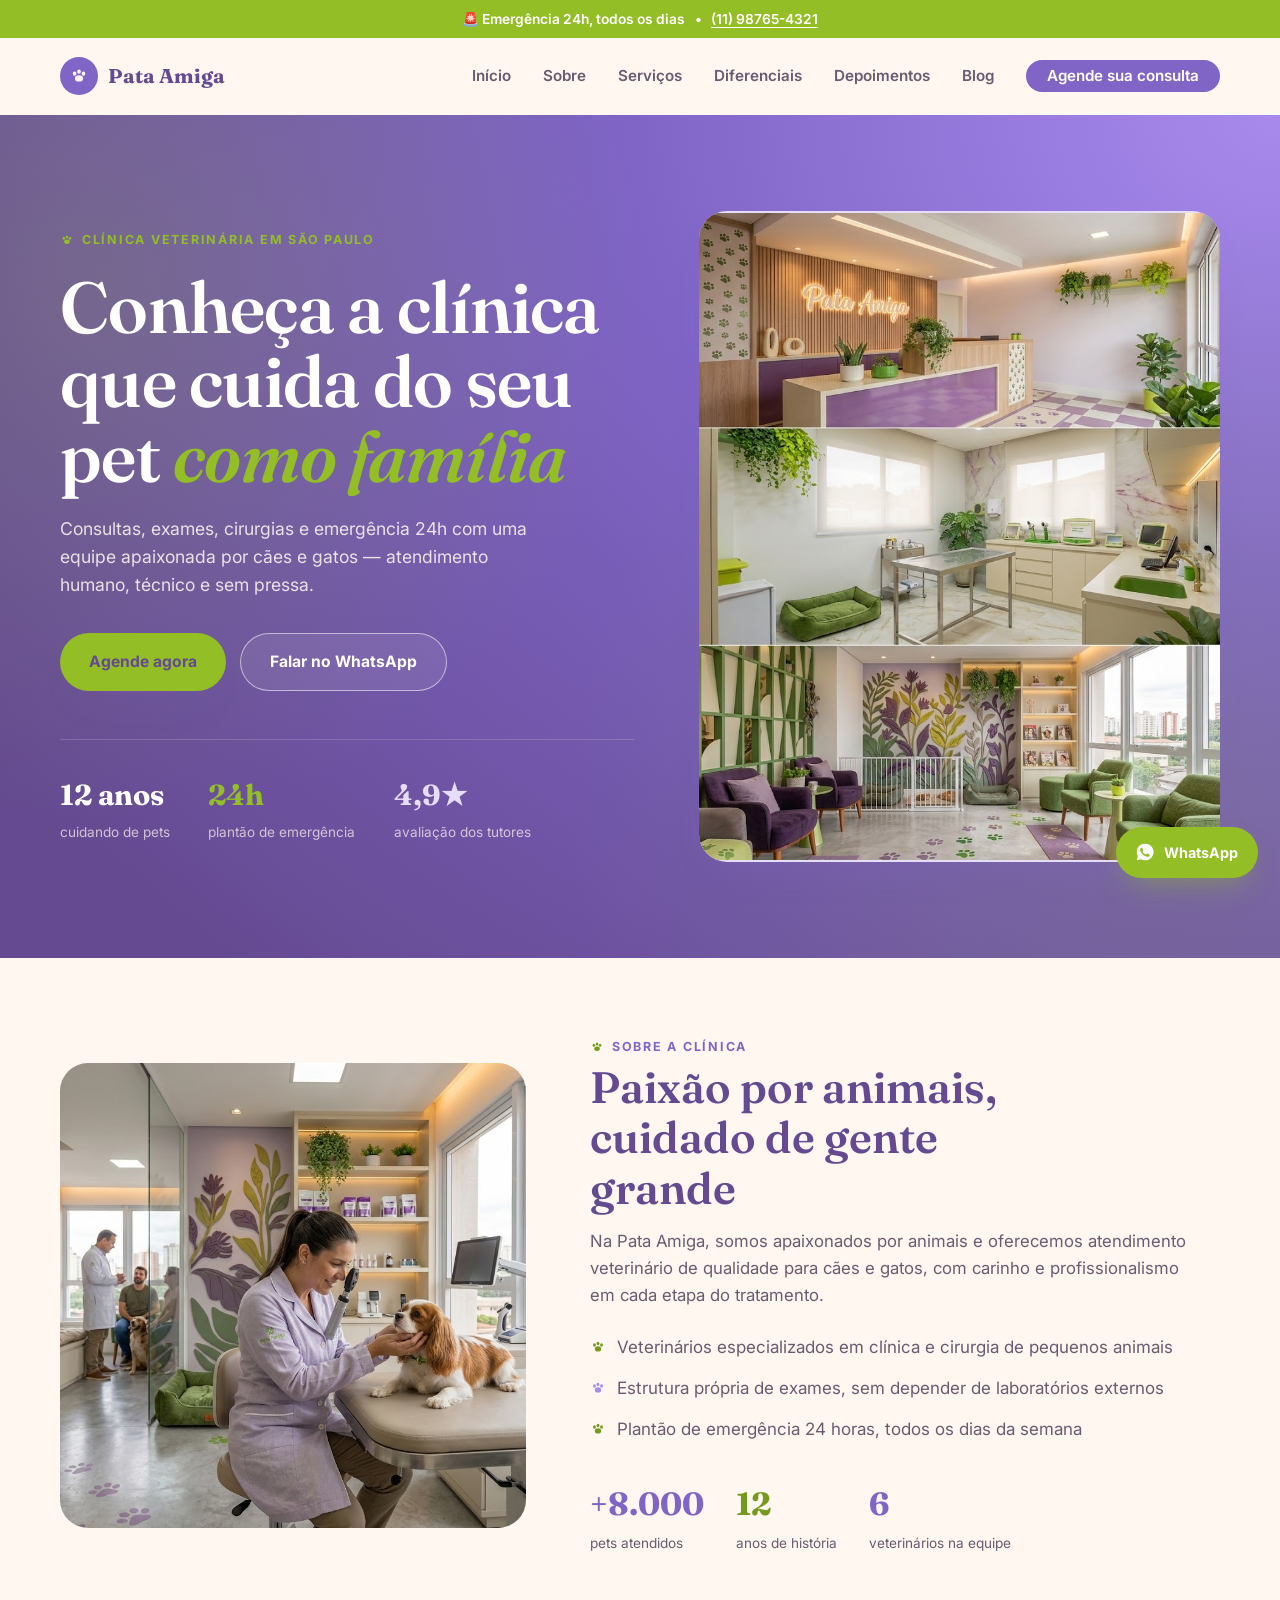
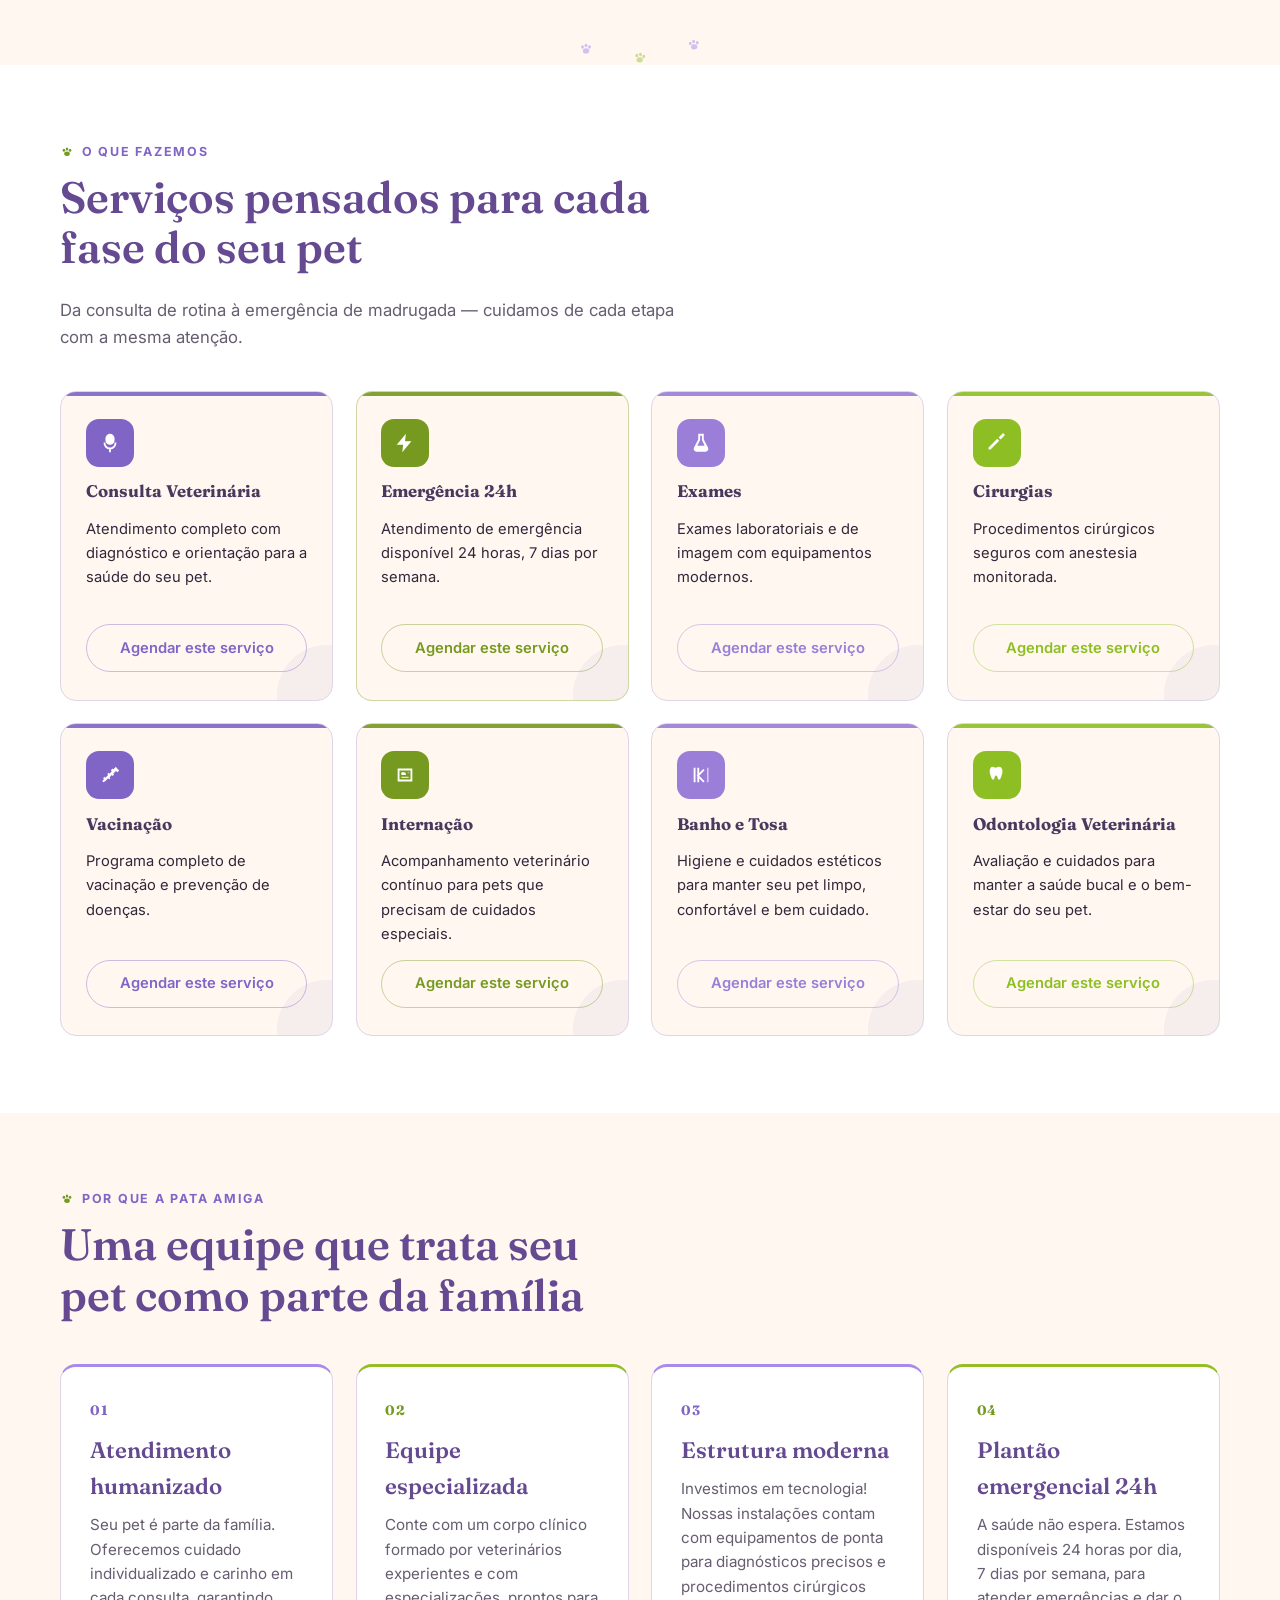
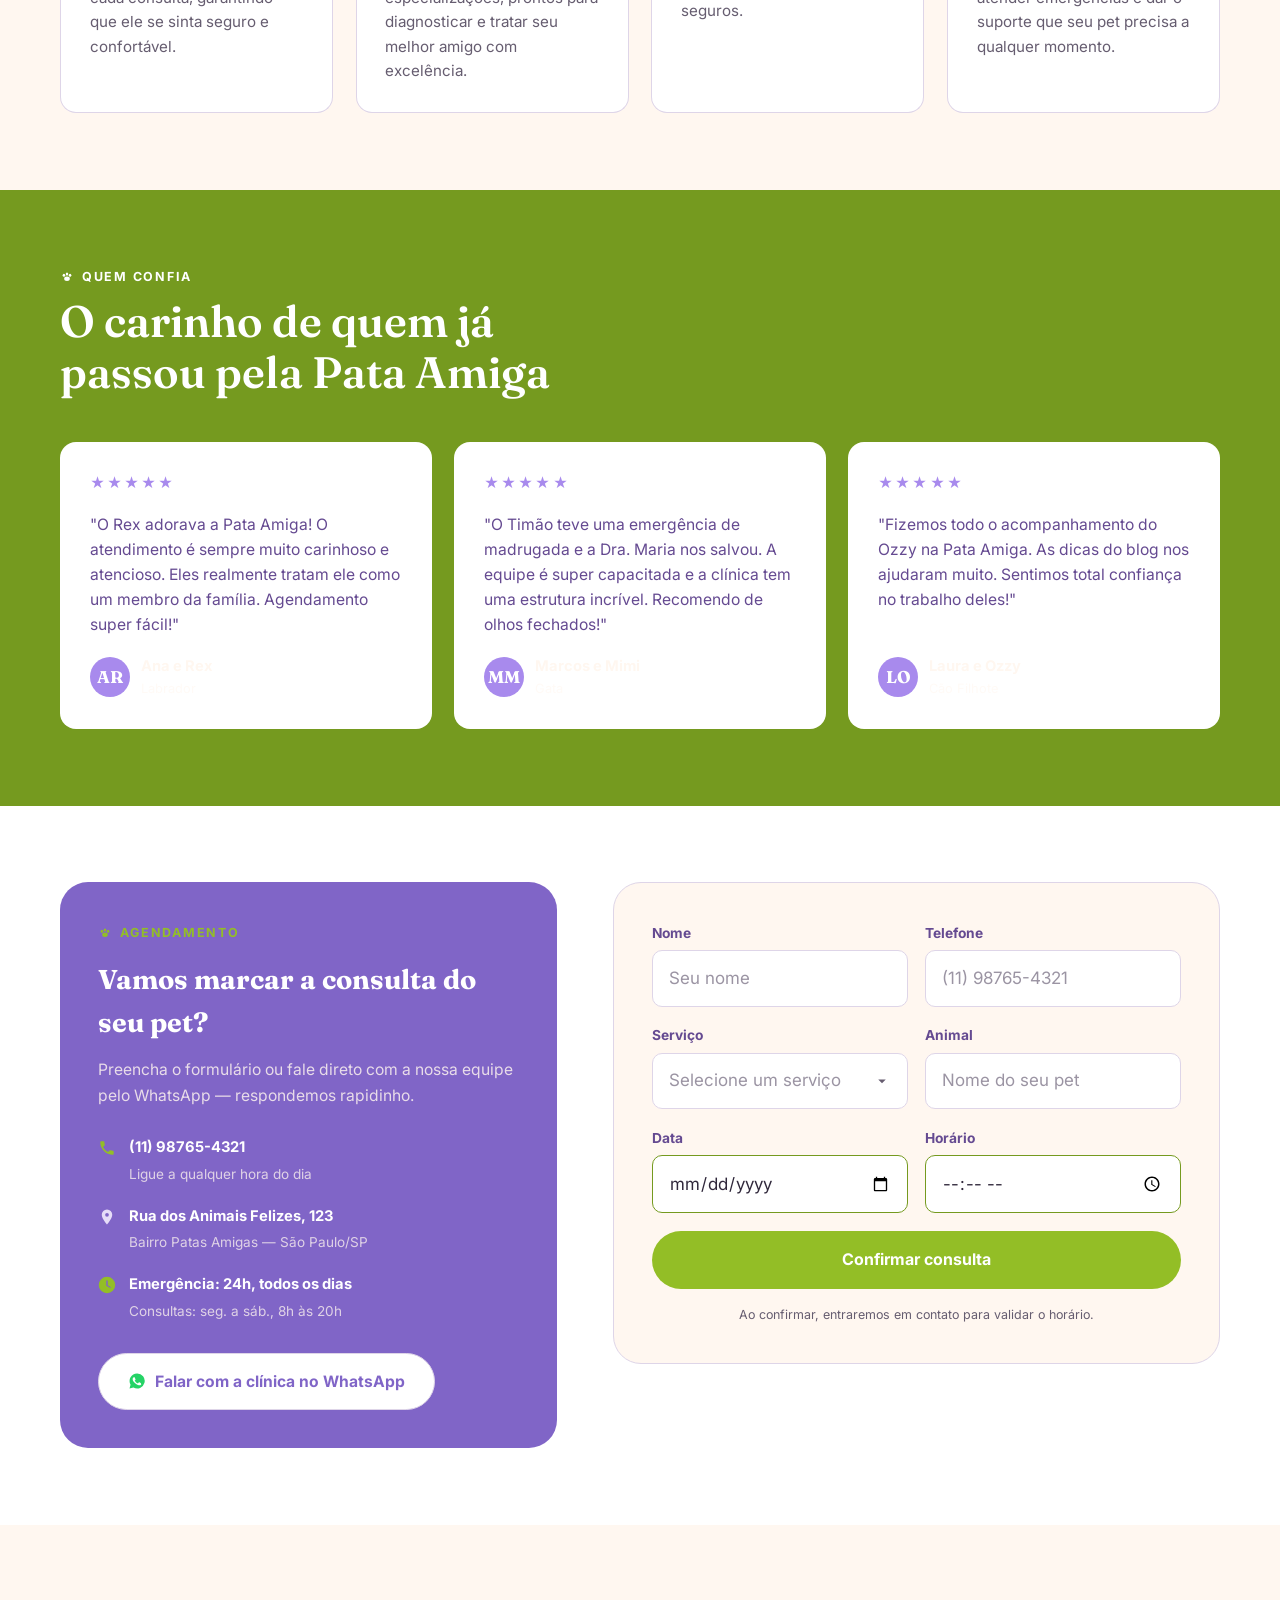
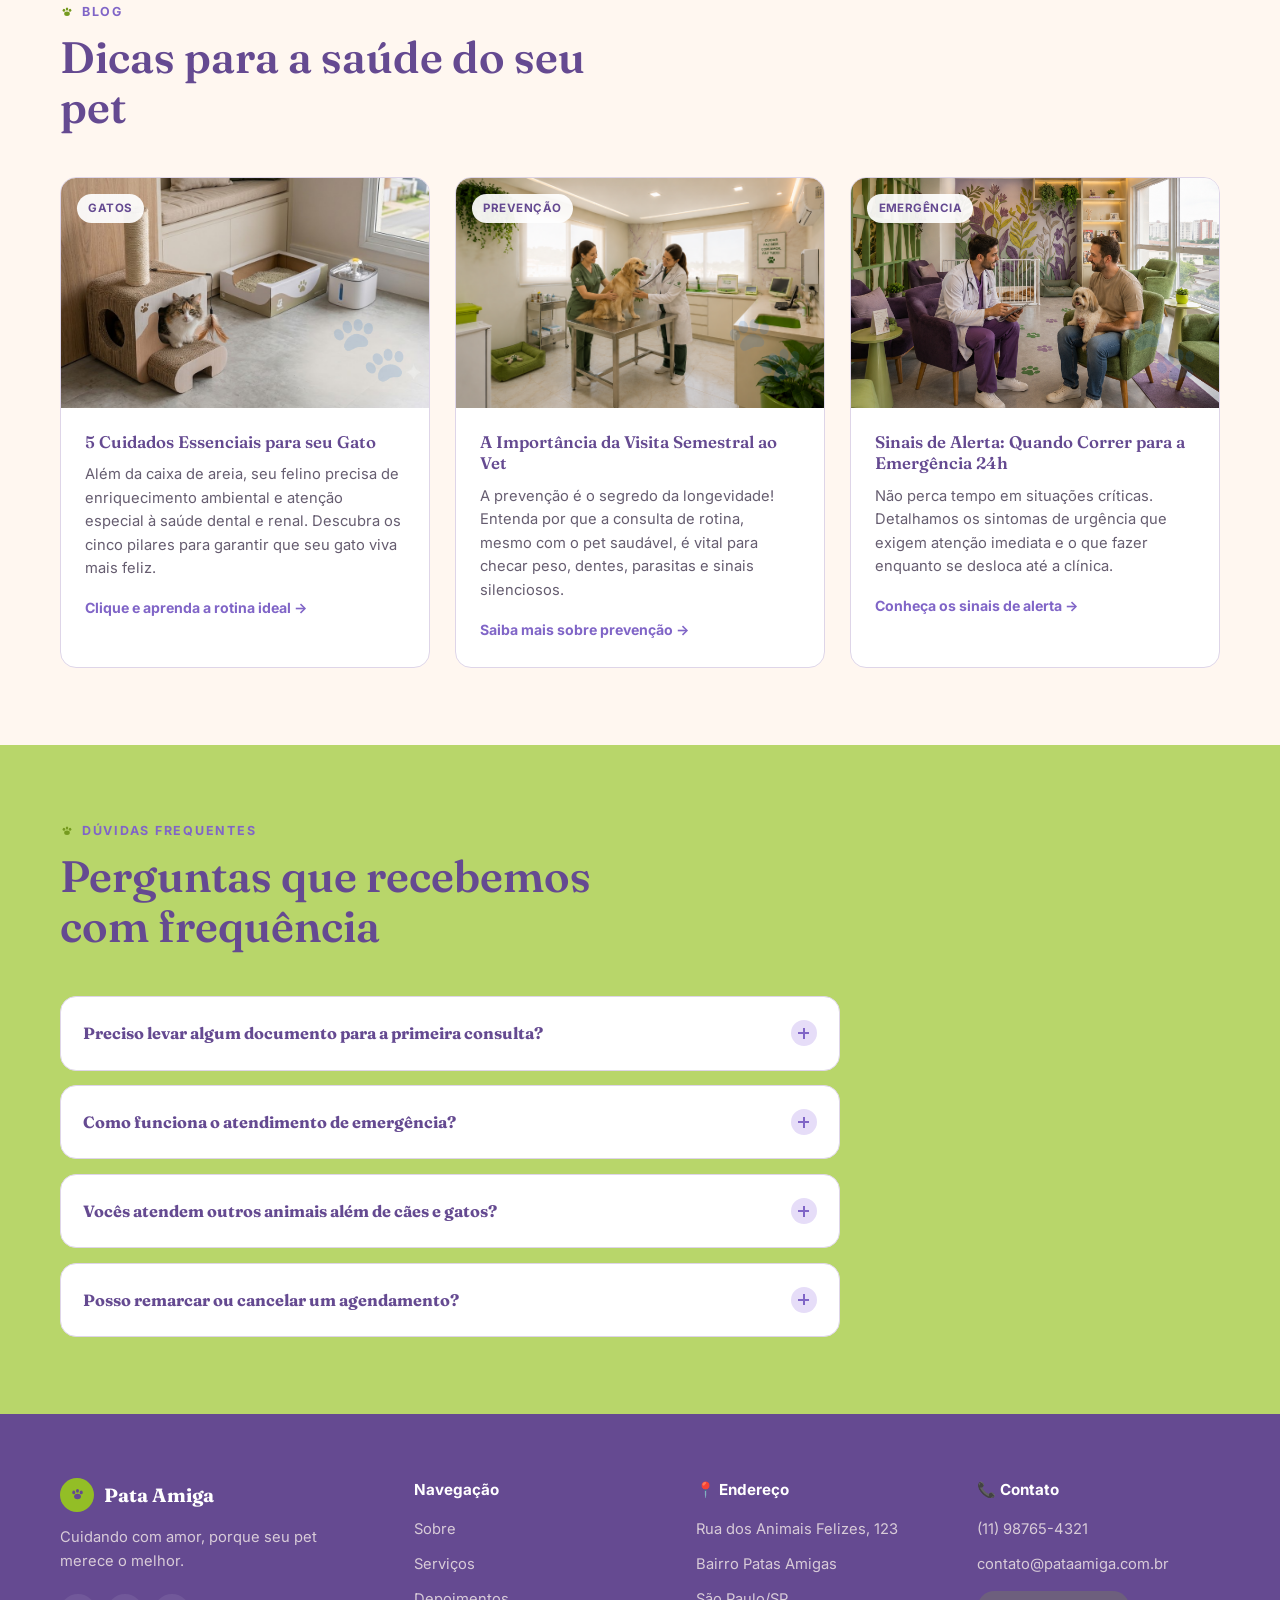
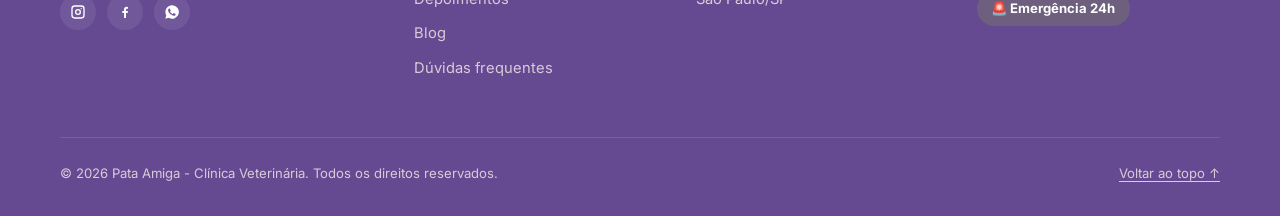
<file: index.html>
<!DOCTYPE html>
<html lang="pt-BR">

<head>
  <meta charset="UTF-8">
  <meta name="viewport" content="width=device-width, initial-scale=1.0">
  <title>Pata Amiga - Clínica Veterinária em São Paulo | Consultas, Emergência 24h</title>
  <meta name="description"
    content="Clínica veterinária Pata Amiga: consultas, exames, cirurgias, vacinação e emergência 24h para cães e gatos, com atendimento humanizado em São Paulo/SP.">
  <meta name="theme-color" content="#1f5f5b">
  <meta name="color-scheme" content="light only">

  <!-- Open Graph -->
  <meta property="og:type" content="website">
  <meta property="og:title" content="Pata Amiga - Clínica Veterinária">
  <meta property="og:description"
    content="Cuidando com amor, porque seu pet merece o melhor. Consultas, exames, cirurgias, vacinação e emergência 24h.">
  <meta property="og:locale" content="pt_BR">

  <link rel="preconnect" href="https://fonts.googleapis.com">
  <link rel="preconnect" href="https://fonts.gstatic.com" crossorigin>
  <link rel="stylesheet" href="css/style.css">
</head>

<body>

  <a class="skip-link" href="#inicio">Pular para o conteúdo</a>

  <!-- ===== FAIXA DE EMERGÊNCIA ===== -->
  <div class="emergency-strip">
    <div class="container">
      <span>🚨 Emergência 24h, todos os dias</span>
      <span aria-hidden="true">•</span>
      <a href="tel:+5511987654321">(11) 98765-4321</a>
    </div>
  </div>

  <!-- ===== HEADER/NAVEGAÇÃO ===== -->
  <header id="topo">
    <nav class="container">
      <a class="brand" href="#inicio" aria-label="Pata Amiga, início">
        <span class="paw-mark" aria-hidden="true">
          <svg viewBox="0 0 100 100">
            <ellipse cx="50" cy="62" rx="20" ry="16" />
            <ellipse cx="28" cy="38" rx="9" ry="11" />
            <ellipse cx="50" cy="28" rx="9" ry="11" />
            <ellipse cx="72" cy="38" rx="9" ry="11" />
          </svg>
        </span>
        Pata Amiga
      </a>

      <ul class="nav-menu" id="navMenu">
        <li><a href="#inicio">Início</a></li>
        <li><a href="#sobre">Sobre</a></li>
        <li><a href="#servicos">Serviços</a></li>
        <li><a href="#equipe">Diferenciais</a></li>
        <li><a href="#depoimentos">Depoimentos</a></li>
        <li><a href="#blog">Blog</a></li>
        <li><a href="#agendamento" class="nav-btn">Agende sua consulta</a></li>
      </ul>

      <button class="menu-toggle" id="menuToggle" aria-expanded="false" aria-controls="navMenu"
        aria-label="Abrir menu de navegação">
        <span></span>
      </button>
    </nav>
  </header>

  <main>

    <!-- ===== HERO ===== -->
    <section id="inicio" class="hero">
      <div class="container hero-grid">
        <div>
          <span class="eyebrow hero-eyebrow">
            <svg class="paw" viewBox="0 0 100 100" aria-hidden="true">
              <ellipse cx="50" cy="62" rx="20" ry="16" />
              <ellipse cx="28" cy="38" rx="9" ry="11" />
              <ellipse cx="50" cy="28" rx="9" ry="11" />
              <ellipse cx="72" cy="38" rx="9" ry="11" />
            </svg>
            Clínica veterinária em São Paulo
          </span>
          <h1>Conheça a clínica que cuida do seu pet <em>como família</em></h1>
          <p class="hero-sub">Consultas, exames, cirurgias e emergência 24h com uma equipe apaixonada por cães e gatos —
            atendimento humano, técnico e sem pressa.</p>

          <div class="hero-actions">
            <a href="#agendamento" class="btn btn-primary">
              Agende agora
            </a>
            <a href="https://wa.me/5511987654321?text=Ol%C3%A1%2C%20gostaria%20de%20agendar%20uma%20consulta%20na%20Pata%20Amiga."
              class="btn btn-ghost" target="_blank" rel="noopener">
              Falar no WhatsApp
            </a>
          </div>

          <div class="hero-trust">
            <div class="stat"><b>12 anos</b><span>cuidando de pets</span></div>
            <div class="stat"><b>24h</b><span>plantão de emergência</span></div>
            <div class="stat"><b>4,9★</b><span>avaliação dos tutores</span></div>
          </div>
        </div>

        <div class="hero-visual" aria-hidden="true">
          <div class="paw-pattern"></div>
        </div>
      </div>
    </section>

    <!-- ===== SOBRE ===== -->
    <section id="sobre" class="about">
      <div class="container">
        <div class="about-visual reveal" aria-hidden="true">
          <svg viewBox="0 0 100 100">
            <ellipse cx="50" cy="62" rx="20" ry="16" />
            <ellipse cx="28" cy="38" rx="9" ry="11" />
            <ellipse cx="50" cy="28" rx="9" ry="11" />
            <ellipse cx="72" cy="38" rx="9" ry="11" />
          </svg>
        </div>
        <div class="about-body reveal">
          <span class="eyebrow">
            <svg class="paw" viewBox="0 0 100 100" aria-hidden="true">
              <ellipse cx="50" cy="62" rx="20" ry="16" />
              <ellipse cx="28" cy="38" rx="9" ry="11" />
              <ellipse cx="50" cy="28" rx="9" ry="11" />
              <ellipse cx="72" cy="38" rx="9" ry="11" />
            </svg>
            Sobre a clínica
          </span>
          <h2 class="section-title">Paixão por animais, cuidado de gente grande</h2>
          <p class="section-lede">Na Pata Amiga, somos apaixonados por animais e oferecemos atendimento veterinário de
            qualidade para cães e gatos, com carinho e profissionalismo em cada etapa do tratamento.</p>

          <ul class="about-list">
            <li>
              <svg viewBox="0 0 100 100" aria-hidden="true">
                <ellipse cx="50" cy="62" rx="20" ry="16" />
                <ellipse cx="28" cy="38" rx="9" ry="11" />
                <ellipse cx="50" cy="28" rx="9" ry="11" />
                <ellipse cx="72" cy="38" rx="9" ry="11" />
              </svg>
              Veterinários especializados em clínica e cirurgia de pequenos animais
            </li>
            <li>
              <svg viewBox="0 0 100 100" aria-hidden="true">
                <ellipse cx="50" cy="62" rx="20" ry="16" />
                <ellipse cx="28" cy="38" rx="9" ry="11" />
                <ellipse cx="50" cy="28" rx="9" ry="11" />
                <ellipse cx="72" cy="38" rx="9" ry="11" />
              </svg>
              Estrutura própria de exames, sem depender de laboratórios externos
            </li>
            <li>
              <svg viewBox="0 0 100 100" aria-hidden="true">
                <ellipse cx="50" cy="62" rx="20" ry="16" />
                <ellipse cx="28" cy="38" rx="9" ry="11" />
                <ellipse cx="50" cy="28" rx="9" ry="11" />
                <ellipse cx="72" cy="38" rx="9" ry="11" />
              </svg>
              Plantão de emergência 24 horas, todos os dias da semana
            </li>
          </ul>

          <div class="about-stats">
            <div class="stat"><b>+8.000</b><span>pets atendidos</span></div>
            <div class="stat"><b>12</b><span>anos de história</span></div>
            <div class="stat"><b>6</b><span>veterinários na equipe</span></div>
          </div>
        </div>
      </div>
    </section>

    <div class="paw-divider" aria-hidden="true">
      <svg viewBox="0 0 100 100">
        <ellipse cx="50" cy="62" rx="20" ry="16" />
        <ellipse cx="28" cy="38" rx="9" ry="11" />
        <ellipse cx="50" cy="28" rx="9" ry="11" />
        <ellipse cx="72" cy="38" rx="9" ry="11" />
      </svg>
      <svg viewBox="0 0 100 100">
        <ellipse cx="50" cy="62" rx="20" ry="16" />
        <ellipse cx="28" cy="38" rx="9" ry="11" />
        <ellipse cx="50" cy="28" rx="9" ry="11" />
        <ellipse cx="72" cy="38" rx="9" ry="11" />
      </svg>
      <svg viewBox="0 0 100 100">
        <ellipse cx="50" cy="62" rx="20" ry="16" />
        <ellipse cx="28" cy="38" rx="9" ry="11" />
        <ellipse cx="50" cy="28" rx="9" ry="11" />
        <ellipse cx="72" cy="38" rx="9" ry="11" />
      </svg>
    </div>

    <!-- ===== SERVIÇOS ===== -->
    <section id="servicos" class="services">
      <div class="container">
        <div class="section-head reveal"> <span class="eyebrow"> <svg class="paw" viewBox="0 0 100 100"
              aria-hidden="true">
              <ellipse cx="50" cy="62" rx="20" ry="16" />
              <ellipse cx="28" cy="38" rx="9" ry="11" />
              <ellipse cx="50" cy="28" rx="9" ry="11" />
              <ellipse cx="72" cy="38" rx="9" ry="11" />
            </svg> O que fazemos </span>
          <h2 class="section-title"> Serviços pensados para cada fase do seu pet </h2>
          <p class="section-lede"> Da consulta de rotina à emergência de madrugada — cuidamos de cada etapa com a mesma
            atenção. </p>
        </div>
        <div class="services-grid"> <!-- 1. CONSULTA -->
          <div class="service-card reveal" data-service="Consulta"> <span class="icon-badge" aria-hidden="true"> <svg
                viewBox="0 0 24 24">
                <path
                  d="M12 2a5 5 0 0 1 5 5v2a5 5 0 0 1-10 0V7a5 5 0 0 1 5-5Zm-7 9.5A7 7 0 0 0 12 19a7 7 0 0 0 7-7.5h-2A5 5 0 0 1 12 17a5 5 0 0 1-5-5.5H5ZM11 19v3h2v-3h-2Z" />
              </svg> </span>
            <h3>Consulta Veterinária</h3>
            <p> Atendimento completo com diagnóstico e orientação para a saúde do seu pet. </p> <button
              class="btn-outline agenda-servico"> Agendar este serviço </button>
          </div> <!-- 2. EMERGÊNCIA -->
          <div class="service-card emergency reveal" data-service="Emergência"> <span class="icon-badge"
              aria-hidden="true"> <svg viewBox="0 0 24 24">
                <path d="M13 2 3 14h7l-1 8 10-12h-7l1-8Z" />
              </svg> </span>
            <h3>Emergência 24h</h3>
            <p> Atendimento de emergência disponível 24 horas, 7 dias por semana. </p> <button
              class="btn-outline agenda-servico"> Agendar este serviço </button>
          </div> <!-- 3. EXAMES -->
          <div class="service-card reveal" data-service="Exames"> <span class="icon-badge" aria-hidden="true"> <svg
                viewBox="0 0 24 24">
                <path
                  d="M9 2v6.3L4.4 17a3 3 0 0 0 2.6 4.5h10a3 3 0 0 0 2.6-4.5L15 8.3V2H9Zm2 2h2v4.8l.3.5L16 15H8l2.7-5.7.3-.5V4Z" />
              </svg> </span>
            <h3>Exames</h3>
            <p> Exames laboratoriais e de imagem com equipamentos modernos. </p> <button
              class="btn-outline agenda-servico"> Agendar este serviço </button>
          </div> <!-- 4. CIRURGIAS -->
          <div class="service-card reveal" data-service="Cirurgias"> <span class="icon-badge" aria-hidden="true"> <svg
                viewBox="0 0 24 24">
                <path d="m20.7 3.3-4.8 4.8-2.1-2.1 4.8-4.8 2.1 2.1ZM12.3 7.4l2.1 2.1L4.9 19H2.8v-2.1L12.3 7.4Z" />
              </svg> </span>
            <h3>Cirurgias</h3>
            <p> Procedimentos cirúrgicos seguros com anestesia monitorada. </p> <button
              class="btn-outline agenda-servico"> Agendar este serviço </button>
          </div> <!-- 5. VACINAÇÃO -->
          <div class="service-card reveal" data-service="Vacinação"> <span class="icon-badge" aria-hidden="true"> <svg
                viewBox="0 0 24 24">
                <path
                  d="M19.5 4.5 22 7l-2 2-1.5-1.5-3 3 1 1-1.5 1.5-1-1-2.5 2.5 1 1L11 16.5l-1-1-3 3L5 20l-1.5-1.5 2-2-1-1L6 14l1 1 3-3-1-1 1.5-1.5 1 1 2.5-2.5-1-1L14.5 5l1 1 3-3Z" />
              </svg> </span>
            <h3>Vacinação</h3>
            <p> Programa completo de vacinação e prevenção de doenças. </p> <button class="btn-outline agenda-servico">
              Agendar este serviço </button>
          </div> <!-- 6. INTERNAÇÃO -->
          <div class="service-card reveal" data-service="Internação"> <span class="icon-badge" aria-hidden="true"> <svg
                viewBox="0 0 24 24">
                <path d="M4 5h16v14H4V5Zm2 2v10h12V7H6Zm2 2h3a2 2 0 0 1 2 2v1H8V9Zm7 0h1v1h-1V9Zm-7 5h8v1H8v-1Z" />
              </svg> </span>
            <h3>Internação</h3>
            <p> Acompanhamento veterinário contínuo para pets que precisam de cuidados especiais. </p> <button
              class="btn-outline agenda-servico"> Agendar este serviço </button>
          </div> <!-- 7. BANHO E TOSA -->
          <div class="service-card reveal" data-service="Banho e Tosa"> <span class="icon-badge" aria-hidden="true">
              <svg viewBox="0 0 24 24">
                <path
                  d="M4 4h2v16H4V4Zm4 0h2v16H8V4Zm6.5 1.5 1.4 1.4-5.9 5.9 5.9 5.9-1.4 1.4-7.3-7.3 7.3-7.3ZM19 4h1v16h-1V4Z" />
              </svg> </span>
            <h3>Banho e Tosa</h3>
            <p> Higiene e cuidados estéticos para manter seu pet limpo, confortável e bem cuidado. </p> <button
              class="btn-outline agenda-servico"> Agendar este serviço </button>
          </div> <!-- 8. ODONTOLOGIA -->
          <div class="service-card reveal" data-service="Odontologia"> <span class="icon-badge" aria-hidden="true"> <svg
                viewBox="0 0 24 24">
                <path
                  d="M7 3c1.5 0 2.5 1 3.5 1S12.5 3 14 3c2.5 0 4 2 4 5 0 2.2-.8 4.1-1.4 5.8-.6 1.7-1.1 3.2-2.3 3.2-1 0-1.3-.9-1.6-2.1-.3-1.2-.6-2.4-1.7-2.4s-1.4 1.2-1.7 2.4C9 16.1 8.7 17 7.7 17c-1.2 0-1.7-1.5-2.3-3.2C4.8 12.1 4 10.2 4 8c0-3 1.5-5 3-5Z" />
              </svg> </span>
            <h3>Odontologia Veterinária</h3>
            <p> Avaliação e cuidados para manter a saúde bucal e o bem-estar do seu pet. </p> <button
              class="btn-outline agenda-servico"> Agendar este serviço </button>
          </div>
        </div>
      </div>
    </section>

    <!-- ===== DIFERENCIAIS ===== -->
    <section id="equipe" class="team">
      <div class="container">
        <div class="section-head reveal">
          <span class="eyebrow">
            <svg class="paw" viewBox="0 0 100 100" aria-hidden="true">
              <ellipse cx="50" cy="62" rx="20" ry="16" />
              <ellipse cx="28" cy="38" rx="9" ry="11" />
              <ellipse cx="50" cy="28" rx="9" ry="11" />
              <ellipse cx="72" cy="38" rx="9" ry="11" />
            </svg>
            Por que a Pata Amiga
          </span>
          <h2 class="section-title">Uma equipe que trata seu pet como parte da família</h2>
        </div>

        <div class="team-grid">
          <div class="team-card reveal">
            <span class="num">01</span>
            <h3>Atendimento humanizado</h3>
            <p>Seu pet é parte da família. Oferecemos cuidado individualizado e carinho em cada consulta, garantindo que
              ele se sinta seguro e confortável.</p>
          </div>
          <div class="team-card reveal">
            <span class="num">02</span>
            <h3>Equipe especializada</h3>
            <p>Conte com um corpo clínico formado por veterinários experientes e com especializações, prontos para
              diagnosticar e tratar seu melhor amigo com excelência.</p>
          </div>
          <div class="team-card reveal">
            <span class="num">03</span>
            <h3>Estrutura moderna</h3>
            <p>Investimos em tecnologia! Nossas instalações contam com equipamentos de ponta para diagnósticos precisos
              e procedimentos cirúrgicos seguros.</p>
          </div>
          <div class="team-card reveal">
            <span class="num">04</span>
            <h3>Plantão emergencial 24h</h3>
            <p>A saúde não espera. Estamos disponíveis 24 horas por dia, 7 dias por semana, para atender emergências e
              dar o suporte que seu pet precisa a qualquer momento.</p>
          </div>
        </div>
      </div>
    </section>

    <!-- ===== DEPOIMENTOS ===== -->
    <section id="depoimentos" class="testimonials">
      <div class="container">
        <div class="section-head reveal">
          <span class="eyebrow">
            <svg class="paw" viewBox="0 0 100 100" aria-hidden="true">
              <ellipse cx="50" cy="62" rx="20" ry="16" />
              <ellipse cx="28" cy="38" rx="9" ry="11" />
              <ellipse cx="50" cy="28" rx="9" ry="11" />
              <ellipse cx="72" cy="38" rx="9" ry="11" />
            </svg>
            Quem confia
          </span>
          <h2 class="section-title">O carinho de quem já passou pela Pata Amiga</h2>
        </div>

        <div class="testimonials-grid">
          <div class="testimonial-card reveal">
            <div class="stars" aria-label="5 de 5 estrelas">★★★★★</div>
            <p class="quote">"O Rex adorava a Pata Amiga! O atendimento é sempre muito carinhoso e atencioso. Eles
              realmente tratam ele como um membro da família. Agendamento super fácil!"</p>
            <div class="author">
              <span class="avatar" aria-hidden="true">AR</span>
              <div>
                <p class="author-name">Ana e Rex</p>
                <p class="author-pet">Labrador</p>
              </div>
            </div>
          </div>

          <div class="testimonial-card reveal">
            <div class="stars" aria-label="5 de 5 estrelas">★★★★★</div>
            <p class="quote">"O Timão teve uma emergência de madrugada e a Dra. Maria nos salvou. A equipe é super
              capacitada e a clínica tem uma estrutura incrível. Recomendo de olhos fechados!"</p>
            <div class="author">
              <span class="avatar" aria-hidden="true">MM</span>
              <div>
                <p class="author-name">Marcos e Mimi</p>
                <p class="author-pet">Gata</p>
              </div>
            </div>
          </div>

          <div class="testimonial-card reveal">
            <div class="stars" aria-label="5 de 5 estrelas">★★★★★</div>
            <p class="quote">"Fizemos todo o acompanhamento do Ozzy na Pata Amiga. As dicas do blog nos ajudaram muito.
              Sentimos total confiança no trabalho deles!"</p>
            <div class="author">
              <span class="avatar" aria-hidden="true">LO</span>
              <div>
                <p class="author-name">Laura e Ozzy</p>
                <p class="author-pet">Cão Filhote</p>
              </div>
            </div>
          </div>
        </div>
      </div>
    </section>

    <!-- ===== AGENDAMENTO ===== -->
    <section id="agendamento" class="appointment">
      <div class="container appointment-grid">

        <div class="appointment-info reveal">
          <span class="eyebrow">
            <svg class="paw" viewBox="0 0 100 100" aria-hidden="true">
              <ellipse cx="50" cy="62" rx="20" ry="16" />
              <ellipse cx="28" cy="38" rx="9" ry="11" />
              <ellipse cx="50" cy="28" rx="9" ry="11" />
              <ellipse cx="72" cy="38" rx="9" ry="11" />
            </svg>
            Agendamento
          </span>
          <h2>Vamos marcar a consulta do seu pet?</h2>
          <p class="lede">Preencha o formulário ou fale direto com a nossa equipe pelo WhatsApp — respondemos rapidinho.
          </p>

          <ul class="info-list">
            <li>
              <svg viewBox="0 0 24 24" aria-hidden="true">
                <path
                  d="M6.6 10.8a15.7 15.7 0 0 0 6.6 6.6l2.2-2.2a1 1 0 0 1 1-.25 11.2 11.2 0 0 0 3.5.56 1 1 0 0 1 1 1V20a1 1 0 0 1-1 1A17 17 0 0 1 3 4a1 1 0 0 1 1-1h3.5a1 1 0 0 1 1 1 11.2 11.2 0 0 0 .56 3.5 1 1 0 0 1-.25 1L6.6 10.8Z" />
              </svg>
              <div><b>(11) 98765-4321</b><span>Ligue a qualquer hora do dia</span></div>
            </li>
            <li>
              <svg viewBox="0 0 24 24" aria-hidden="true">
                <path
                  d="M12 2a7 7 0 0 1 7 7c0 5.25-7 13-7 13S5 14.25 5 9a7 7 0 0 1 7-7Zm0 9.5A2.5 2.5 0 1 0 12 6.5a2.5 2.5 0 0 0 0 5Z" />
              </svg>
              <div><b>Rua dos Animais Felizes, 123</b><span>Bairro Patas Amigas — São Paulo/SP</span></div>
            </li>
            <li>
              <svg viewBox="0 0 24 24" aria-hidden="true">
                <path d="M12 1a11 11 0 1 0 11 11A11 11 0 0 0 12 1Zm1 11.4 4.2 2.5-.75 1.25L11 13V6h2Z" />
              </svg>
              <div><b>Emergência: 24h, todos os dias</b><span>Consultas: seg. a sáb., 8h às 20h</span></div>
            </li>
          </ul>

          <a href="https://wa.me/5511987654321?text=Ol%C3%A1%2C%20gostaria%20de%20agendar%20uma%20consulta%20na%20Pata%20Amiga."
            class="btn btn-whatsapp" style="margin-top:1.8rem;" target="_blank" rel="noopener">
            <svg viewBox="0 0 24 24" width="18" height="18" fill="#25d366" aria-hidden="true">
              <path
                d="M12 2a10 10 0 0 0-8.6 15L2 22l5.2-1.4A10 10 0 1 0 12 2Zm5.9 14.3c-.25.7-1.4 1.3-2 1.4-.5.1-1.2.2-3.5-.75-2.9-1.2-4.8-4.1-5-4.3-.15-.2-1.2-1.6-1.2-3s.75-2.1 1-2.4c.25-.3.55-.35.75-.35h.5c.15 0 .4-.05.6.5.25.6.85 2.1.9 2.25.05.15.1.35 0 .55-.1.2-.15.3-.3.5-.15.15-.3.35-.45.45-.15.15-.3.3-.15.6.15.3.7 1.15 1.5 1.85 1.05.9 1.9 1.2 2.2 1.35.3.15.5.1.65-.1.15-.2.65-.75.85-1 .2-.25.4-.2.65-.1.25.1 1.6.75 1.9.9.3.15.5.2.55.35.05.15.05.85-.2 1.55Z" />
            </svg>
            Falar com a clínica no WhatsApp
          </a>
        </div>

        <div class="form-container" id="formContainer">
          <form id="appointmentForm" novalidate>
            <div class="form-row">
              <div class="form-group">
                <label for="nome">Nome</label>
                <input type="text" id="nome" name="nome" placeholder="Seu nome" required>
              </div>
              <div class="form-group">
                <label for="telefone">Telefone</label>
                <input type="tel" id="telefone" name="telefone" placeholder="(11) 98765-4321" required>
              </div>
            </div>

            <div class="form-row">
              <div class="form-group">
                <label for="servicoTrigger">Serviço</label>
                <div class="custom-select" id="servicoCustom">
                  <button type="button" class="custom-select-trigger" id="servicoTrigger" aria-haspopup="listbox"
                    aria-expanded="false">
                    <span class="custom-select-value" data-empty="true">Selecione um serviço</span>
                    <svg class="custom-select-arrow" viewBox="0 0 24 24" aria-hidden="true">
                      <path d="M7 10l5 5 5-5H7Z" />
                    </svg>
                  </button>
                  <ul class="custom-select-options" id="servicoOptions" role="listbox" tabindex="-1"
                    aria-label="Serviço">
                    <li role="option" data-value="Consulta">Consulta</li>
                    <li role="option" data-value="Emergência">Emergência</li>
                    <li role="option" data-value="Exames">Exames</li>
                    <li role="option" data-value="Cirurgias">Cirurgias</li>
                    <li role="option" data-value="Vacinação">Vacinação</li>
                    <li role="option" data-value="Internação">Internação</li>
                    <li role="option" data-value="Banho e Tosa">Banho e Tosa</li>
                    <li role="option" data-value="Odontologia Veterinária">Odontologia Veterinária</li>
                  </ul>
                  <select id="servico" name="servico" required class="custom-select-native" tabindex="-1"
                    aria-hidden="true">
                    <option value="" disabled selected>Selecione um serviço</option>
                    <option>Consulta</option>
                    <option>Emergência</option>
                    <option>Exames</option>
                    <option>Cirurgias</option>
                    <option>Vacinação</option>
                    <option>Internação</option>
                    <option>Banho e Tosa</option>
                    <option>Odontologia Veterinária</option>
                  </select>
                </div>
              </div>
              <div class="form-group">
                <label for="animal">Animal</label>
                <input type="text" id="animal" name="animal" placeholder="Nome do seu pet" required>
              </div>
            </div>

            <div class="form-row">
              <div class="form-group">
                <label for="data">Data</label>
                <input type="date" id="data" name="data" required>
              </div>
              <div class="form-group">
                <label for="horario">Horário</label>
                <input type="time" id="horario" name="horario" required>
              </div>
            </div>

            <button type="submit" class="btn-submit">Confirmar consulta</button>
            <p class="form-hint">Ao confirmar, entraremos em contato para validar o horário.</p>
          </form>

          <div class="form-success" id="formSuccess" role="status">
            <div class="check" aria-hidden="true">
              <svg viewBox="0 0 24 24">
                <path d="m9.5 16.2-3.7-3.7 1.4-1.4 2.3 2.3 6.3-6.3 1.4 1.4Z" />
              </svg>
            </div>
            <h3>Pedido enviado!</h3>
            <p>Recebemos sua solicitação e vamos confirmar o horário em breve pelo telefone informado.</p>
            <button type="button" class="btn btn-outline" id="newRequestBtn">Fazer novo agendamento</button>
          </div>
        </div>
      </div>
    </section>

    <!-- ===== BLOG ===== -->
    <section id="blog" class="blog">
      <div class="container">
        <div class="section-head reveal">
          <span class="eyebrow">
            <svg class="paw" viewBox="0 0 100 100" aria-hidden="true">
              <ellipse cx="50" cy="62" rx="20" ry="16" />
              <ellipse cx="28" cy="38" rx="9" ry="11" />
              <ellipse cx="50" cy="28" rx="9" ry="11" />
              <ellipse cx="72" cy="38" rx="9" ry="11" />
            </svg>
            Blog
          </span>
          <h2 class="section-title">Dicas para a saúde do seu pet</h2>
        </div>

        <div class="blog-grid">
          <article class="blog-card reveal">
            <div class="blog-image"><span class="tag">Gatos</span></div>
            <div class="blog-content">
              <h3>5 Cuidados Essenciais para seu Gato</h3>
              <p>Além da caixa de areia, seu felino precisa de enriquecimento ambiental e atenção especial à saúde
                dental e renal. Descubra os cinco pilares para garantir que seu gato viva mais feliz.</p>
              <a href="#">Clique e aprenda a rotina ideal →</a>
            </div>
          </article>

          <article class="blog-card reveal">
            <div class="blog-image image-2"><span class="tag">Prevenção</span></div>
            <div class="blog-content">
              <h3>A Importância da Visita Semestral ao Vet</h3>
              <p>A prevenção é o segredo da longevidade! Entenda por que a consulta de rotina, mesmo com o pet saudável,
                é vital para checar peso, dentes, parasitas e sinais silenciosos.</p>
              <a href="#">Saiba mais sobre prevenção →</a>
            </div>
          </article>

          <article class="blog-card reveal">
            <div class="blog-image image-3"><span class="tag">Emergência</span></div>
            <div class="blog-content">
              <h3>Sinais de Alerta: Quando Correr para a Emergência 24h</h3>
              <p>Não perca tempo em situações críticas. Detalhamos os sintomas de urgência que exigem atenção imediata e
                o que fazer enquanto se desloca até a clínica.</p>
              <a href="#">Conheça os sinais de alerta →</a>
            </div>
          </article>
        </div>
      </div>
    </section>

    <!-- ===== FAQ ===== -->
    <section id="faq" class="faq">
      <div class="container">
        <div class="section-head reveal">
          <span class="eyebrow">
            <svg class="paw" viewBox="0 0 100 100" aria-hidden="true">
              <ellipse cx="50" cy="62" rx="20" ry="16" />
              <ellipse cx="28" cy="38" rx="9" ry="11" />
              <ellipse cx="50" cy="28" rx="9" ry="11" />
              <ellipse cx="72" cy="38" rx="9" ry="11" />
            </svg>
            Dúvidas frequentes
          </span>
          <h2 class="section-title">Perguntas que recebemos com frequência</h2>
        </div>

        <div class="faq-list">
          <details class="faq-item reveal">
            <summary>Preciso levar algum documento para a primeira consulta?<span class="plus"
                aria-hidden="true"></span></summary>
            <p>Não é obrigatório, mas se o seu pet já tiver carteira de vacinação ou exames anteriores, é bom trazer
              para o veterinário ter o histórico completo.</p>
          </details>
          <details class="faq-item reveal">
            <summary>Como funciona o atendimento de emergência?<span class="plus" aria-hidden="true"></span></summary>
            <p>Basta ligar para (11) 98765-4321 a qualquer hora. Um veterinário plantonista orienta pelo telefone e, se
              necessário, você já pode se dirigir à clínica.</p>
          </details>
          <details class="faq-item reveal">
            <summary>Vocês atendem outros animais além de cães e gatos?<span class="plus" aria-hidden="true"></span>
            </summary>
            <p>Hoje nossa estrutura é especializada em cães e gatos, do filhote ao idoso, incluindo cuidados pré e
              pós-cirúrgicos.</p>
          </details>
          <details class="faq-item reveal">
            <summary>Posso remarcar ou cancelar um agendamento?<span class="plus" aria-hidden="true"></span></summary>
            <p>Sim, é só entrar em contato pelo telefone ou WhatsApp com pelo menos 2 horas de antecedência.</p>
          </details>
        </div>
      </div>
    </section>

  </main>

  <!-- ===== FOOTER/RODAPÉ ===== -->
  <footer>
    <div class="container">
      <div class="footer-grid">

        <div class="footer-column">
          <div class="footer-brand">
            <span class="paw-mark" aria-hidden="true">
              <svg viewBox="0 0 100 100">
                <ellipse cx="50" cy="62" rx="20" ry="16" />
                <ellipse cx="28" cy="38" rx="9" ry="11" />
                <ellipse cx="50" cy="28" rx="9" ry="11" />
                <ellipse cx="72" cy="38" rx="9" ry="11" />
              </svg>
            </span>
            Pata Amiga
          </div>
          <p class="tagline">Cuidando com amor, porque seu pet merece o melhor.</p>
          <div class="footer-social">
            <a href="#" aria-label="Pata Amiga no Instagram"><svg viewBox="0 0 24 24">
                <path
                  d="M7 2h10a5 5 0 0 1 5 5v10a5 5 0 0 1-5 5H7a5 5 0 0 1-5-5V7a5 5 0 0 1 5-5Zm0 2a3 3 0 0 0-3 3v10a3 3 0 0 0 3 3h10a3 3 0 0 0 3-3V7a3 3 0 0 0-3-3H7Zm5 3.5a4.5 4.5 0 1 1 0 9 4.5 4.5 0 0 1 0-9Zm0 2a2.5 2.5 0 1 0 0 5 2.5 2.5 0 0 0 0-5Zm4.8-3.6a1 1 0 1 1 0 2 1 1 0 0 1 0-2Z" />
              </svg></a>
            <a href="#" aria-label="Pata Amiga no Facebook"><svg viewBox="0 0 24 24">
                <path
                  d="M13.5 21v-7.5H16l.4-3H13.5V8.4c0-.87.24-1.46 1.5-1.46H16.5V4.35A20 20 0 0 0 14.3 4.2c-2.2 0-3.7 1.34-3.7 3.8v2.5H8v3h2.6V21h2.9Z" />
              </svg></a>
            <a href="https://wa.me/5511987654321" aria-label="Pata Amiga no WhatsApp"><svg viewBox="0 0 24 24">
                <path
                  d="M12 2a10 10 0 0 0-8.6 15L2 22l5.2-1.4A10 10 0 1 0 12 2Zm5.9 14.3c-.25.7-1.4 1.3-2 1.4-.5.1-1.2.2-3.5-.75-2.9-1.2-4.8-4.1-5-4.3-.15-.2-1.2-1.6-1.2-3s.75-2.1 1-2.4c.25-.3.55-.35.75-.35h.5c.15 0 .4-.05.6.5.25.6.85 2.1.9 2.25.05.15.1.35 0 .55-.1.2-.15.3-.3.5-.15.15-.3.35-.45.45-.15.15-.3.3-.15.6.15.3.7 1.15 1.5 1.85 1.05.9 1.9 1.2 2.2 1.35.3.15.5.1.65-.1.15-.2.65-.75.85-1 .2-.25.4-.2.65-.1.25.1 1.6.75 1.9.9.3.15.5.2.55.35.05.15.05.85-.2 1.55Z" />
              </svg></a>
          </div>
        </div>

        <div class="footer-column">
          <h3>Navegação</h3>
          <ul>
            <li><a href="#sobre">Sobre</a></li>
            <li><a href="#servicos">Serviços</a></li>
            <li><a href="#depoimentos">Depoimentos</a></li>
            <li><a href="#blog">Blog</a></li>
            <li><a href="#faq">Dúvidas frequentes</a></li>
          </ul>
        </div>

        <div class="footer-column">
          <h3>📍 Endereço</h3>
          <ul>
            <li>Rua dos Animais Felizes, 123</li>
            <li>Bairro Patas Amigas</li>
            <li>São Paulo/SP</li>
          </ul>
        </div>

        <div class="footer-column">
          <h3>📞 Contato</h3>
          <ul>
            <li><a href="tel:+5511987654321">(11) 98765-4321</a></li>
            <li><a href="mailto:contato@pataamiga.com.br">contato@pataamiga.com.br</a></li>
          </ul>
          <span class="emergency-pill">🚨 Emergência 24h</span>
        </div>
      </div>

      <div class="footer-divider">
        <p>&copy; <span id="year">2026</span> Pata Amiga - Clínica Veterinária. Todos os direitos reservados.</p>
        <a href="#topo">Voltar ao topo ↑</a>
      </div>
    </div>
  </footer>

  <!-- ===== BOTÕES FLUTUANTES ===== -->
  <div class="float-stack">
    <button class="back-to-top" id="backToTop" aria-label="Voltar ao topo da página">
      <svg viewBox="0 0 24 24" aria-hidden="true">
        <path d="M12 4 5 11l1.4 1.4L11 7.8V20h2V7.8l4.6 4.6L19 11Z" />
      </svg>
    </button>
    <a class="float-whatsapp"
      href="https://wa.me/5511987654321?text=Ol%C3%A1%2C%20gostaria%20de%20agendar%20uma%20consulta%20na%20Pata%20Amiga."
      target="_blank" rel="noopener">
      <svg viewBox="0 0 24 24" aria-hidden="true">
        <path
          d="M12 2a10 10 0 0 0-8.6 15L2 22l5.2-1.4A10 10 0 1 0 12 2Zm5.9 14.3c-.25.7-1.4 1.3-2 1.4-.5.1-1.2.2-3.5-.75-2.9-1.2-4.8-4.1-5-4.3-.15-.2-1.2-1.6-1.2-3s.75-2.1 1-2.4c.25-.3.55-.35.75-.35h.5c.15 0 .4-.05.6.5.25.6.85 2.1.9 2.25.05.15.1.35 0 .55-.1.2-.15.3-.3.5-.15.15-.3.35-.45.45-.15.15-.3.3-.15.6.15.3.7 1.15 1.5 1.85 1.05.9 1.9 1.2 2.2 1.35.3.15.5.1.65-.1.15-.2.65-.75.85-1 .2-.25.4-.2.65-.1.25.1 1.6.75 1.9.9.3.15.5.2.55.35.05.15.05.85-.2 1.55Z" />
      </svg>
      <span>WhatsApp</span>
    </a>
  </div>

  <script src="js/script.js"></script>
</body>

</html>
</file>
<file: css/style.css>
/* ========================================================================== 
   PATA AMIGA — Clínica Veterinária
   CSS COMPLETO
   ========================================================================== */

@import url('https://fonts.googleapis.com/css2?family=Fraunces:ital,opsz,wght@0,9..144,400;0,9..144,600;0,9..144,700;1,9..144,500&family=Inter:wght@400;500;600;700;800&display=swap');

/* ========================================================================== 
   VARIÁVEIS
   ========================================================================== */

:root {
  --pine-900: #654a91;
  --pine-700: #8065C7;
  --pine-600: #A88AED;
  --pine-100: #E6DDF8;
  --mint-50: #FFF7F0;
  --paper: #FFFFFF;
  --ink: #30283B;
  --ink-soft: #665D70;
  --honey: #93BE26;
  --honey-dark: #759A1F;
  --coral: #B8D66A;
  --coral-dark: #668A1B;
  --line: #DED5E8;
  --urgent: #93BE26;
  --urgent-dark: #759A1F;
  --urgent-tint: #F3F8E4;

  --font-display: "Fraunces", ui-serif, Georgia, serif;
  --font-body: "Inter", ui-sans-serif, system-ui, -apple-system, sans-serif;

  --step-hero: clamp(2.4rem, 5vw + 1rem, 4.5rem);
  --step-h2: clamp(1.9rem, 2.6vw + 1rem, 2.75rem);
  --step-h3: clamp(1.15rem, 1vw + 0.9rem, 1.4rem);
  --step-body: clamp(1rem, 0.3vw + 0.9rem, 1.0625rem);

  --container: 1160px;

  --radius-lg: 28px;
  --radius-md: 16px;
  --radius-sm: 10px;

  --shadow-soft:
    0 20px 40px -24px rgba(128, 101, 199, 0.35);

  --shadow-card:
    0 12px 30px -18px rgba(64, 52, 84, 0.28);

  --header-h: 76px;
}

/* ========================================================================== 
   RESET
   ========================================================================== */

*,
*::before,
*::after {
  box-sizing: border-box;
}

html {
  scroll-behavior: smooth;
  scroll-padding-top: calc(var(--header-h) + 46px);
}

@media (prefers-reduced-motion: reduce) {
  html {
    scroll-behavior: auto;
  }

  * {
    animation-duration: 0.01ms !important;
    animation-iteration-count: 1 !important;
    transition-duration: 0.01ms !important;
    scroll-behavior: auto !important;
  }
}

body {
  margin: 0;
  font-family: var(--font-body);
  font-size: var(--step-body);
  line-height: 1.6;
  color: var(--ink);
  background: var(--mint-50);
  -webkit-font-smoothing: antialiased;
}

img {
  max-width: 100%;
  display: block;
}

ul {
  list-style: none;
  margin: 0;
  padding: 0;
}

a {
  color: inherit;
  text-decoration: none;
}

button {
  font: inherit;
  cursor: pointer;
  border: none;
  background: none;
  color: inherit;
}

h1,
h2,
h3,
h4 {
  font-family: var(--font-display);
  margin: 0;
  color: var(--pine-900);
}

p {
  margin: 0;
}

:focus-visible {
  outline: 3px solid var(--honey);
  outline-offset: 3px;
  border-radius: 4px;
}

/* ========================================================================== 
   ESTRUTURA
   ========================================================================== */

.container {
  width: min(100% - 2.5rem, var(--container));
  margin-inline: auto;
}

section {
  padding-block: clamp(3.5rem, 6vw, 6.5rem);
  position: relative;
}

.skip-link {
  position: absolute;
  left: -999px;
  top: 0;
  background: var(--pine-900);
  color: #fff;
  padding: 0.9rem 1.4rem;
  border-radius: 0 0 10px 0;
  z-index: 999;
}

.skip-link:focus {
  left: 0;
}

/* ========================================================================== 
   TÍTULOS
   ========================================================================== */

.eyebrow {
  display: inline-flex;
  align-items: center;
  gap: 0.5rem;
  font-family: var(--font-body);
  font-weight: 700;
  font-size: 0.78rem;
  letter-spacing: 0.14em;
  text-transform: uppercase;
  color: var(--pine-700);
}

.eyebrow .paw {
  width: 14px;
  height: 14px;
  fill: var(--honey-dark);
}

.section-title {
  font-size: var(--step-h2);
  font-weight: 600;
  line-height: 1.15;
  max-width: 20ch;
}

.section-lede {
  margin-top: 0.9rem;
  max-width: 56ch;
  color: var(--ink-soft);
  font-size: 1.05rem;
}

.section-head {
  display: flex;
  flex-direction: column;
  gap: 0.6rem;
  margin-bottom: 2.75rem;
}

/* ========================================================================== 
   PEGADAS DECORATIVAS
   ========================================================================== */

.paw-divider {
  display: flex;
  justify-content: center;
  gap: 2.4rem;
  padding-block: 0.5rem;
}

.paw-divider svg {
  width: 16px;
  height: 16px;
  fill: var(--pine-600);
  opacity: 0.5;
}

.paw-divider svg:nth-child(2n) {
  fill: var(--honey);
  transform: translateY(9px) rotate(8deg);
  opacity: 0.45;
}

.paw-divider svg:nth-child(3n) {
  transform: translateY(-4px) rotate(-6deg);
}

/* ========================================================================== 
   BOTÕES
   ========================================================================== */

.btn {
  display: inline-flex;
  align-items: center;
  justify-content: center;
  gap: 0.55rem;
  padding: 0.95rem 1.8rem;
  border-radius: 999px;
  font-weight: 700;
  font-size: 0.98rem;
  transition:
    transform 0.18s ease,
    box-shadow 0.18s ease,
    background 0.18s ease,
    color 0.18s ease,
    border-color 0.18s ease;
}

.btn-primary {
  background: var(--honey);
  color: var(--pine-900);
  box-shadow: var(--shadow-soft);
}

.btn-primary:hover,
.btn-primary:focus-visible {
  background: var(--honey-dark);
  color: #fff;
  transform: translateY(-2px);
}

.btn-ghost {
  background: rgba(255, 255, 255, 0.08);
  color: var(--paper);
  border: 1.5px solid rgba(255, 255, 255, 0.55);
}

.btn-ghost:hover,
.btn-ghost:focus-visible {
  background: var(--pine-600);
  border-color: var(--pine-600);
  color: #fff;
  transform: translateY(-2px);
}

.btn-outline {
  background: transparent;
  color: var(--pine-700);
  border: 1.5px solid var(--line);
  padding: 0.7rem 1.4rem;
  border-radius: 999px;
  font-weight: 600;
  font-size: 0.92rem;
}

.btn-outline:hover,
.btn-outline:focus-visible {
  border-color: var(--pine-700);
  background: var(--pine-700);
  color: #fff;
}

.btn-whatsapp {
  background: #fff;
  color: var(--pine-700);
  border: 1.5px solid var(--line);
}

.btn-whatsapp:hover,
.btn-whatsapp:focus-visible {
  border-color: var(--honey);
  background: var(--honey);
  color: #fff;
}

.btn-submit {
  width: 100%;
  background: var(--urgent);
  color: #fff;
  padding: 1rem 1.6rem;
  border-radius: 999px;
  font-weight: 700;
  font-size: 1rem;
  transition: background 0.2s ease, transform 0.2s ease;
}

.btn-submit:hover,
.btn-submit:focus-visible {
  background: var(--urgent-dark);
  transform: translateY(-2px);
}

/* ========================================================================== 
   HEADER
   ========================================================================== */

header {
  position: sticky;
  top: 0;
  z-index: 100;
  background: rgba(255, 247, 240, 0.92);
  backdrop-filter: blur(10px);
  border-bottom: 1px solid transparent;
  transition:
    border-color 0.25s ease,
    box-shadow 0.25s ease;
}

header.is-scrolled {
  border-bottom-color: var(--line);
  box-shadow: 0 8px 24px -20px rgba(64, 52, 84, 0.4);
}

nav.container {
  display: flex;
  align-items: center;
  justify-content: space-between;
  height: var(--header-h);
}

.brand {
  display: flex;
  align-items: center;
  gap: 0.6rem;
  font-family: var(--font-display);
  font-weight: 700;
  font-size: 1.25rem;
  color: var(--pine-900);
}

.brand .paw-mark {
  width: 38px;
  height: 38px;
  border-radius: 50%;
  background: var(--pine-700);
  display: grid;
  place-items: center;
  flex-shrink: 0;
}

.brand .paw-mark svg {
  width: 20px;
  height: 20px;
  fill: var(--mint-50);
}

.nav-menu {
  display: flex;
  align-items: center;
  gap: 2rem;
}

.nav-menu a {
  font-weight: 600;
  font-size: 0.95rem;
  color: var(--ink-soft);
  padding-block: 0.4rem;
  position: relative;
}

.nav-menu li:nth-child(odd) a:not(.nav-btn)::after {
  background: var(--honey);
}

.nav-menu li:nth-child(even) a:not(.nav-btn)::after {
  background: var(--pine-600);
}

.nav-menu a:not(.nav-btn)::after {
  content: "";
  position: absolute;
  left: 0;
  right: 0;
  bottom: -2px;
  height: 2px;
  transform: scaleX(0);
  transform-origin: right;
  transition: transform 0.2s ease;
}

.nav-menu a:not(.nav-btn):hover::after,
.nav-menu a:not(.nav-btn):focus-visible::after {
  transform: scaleX(1);
  transform-origin: left;
}

.nav-menu a:not(.nav-btn):hover {
  color: var(--pine-900);
}

.nav-btn {
  background: var(--pine-700);
  color: #fff !important;
  padding: 0.62rem 1.3rem;
  border-radius: 999px;
  font-weight: 700;
  transition: background 0.2s ease, transform 0.2s ease;
}

.nav-btn:hover,
.nav-btn:focus-visible {
  background: var(--honey-dark);
  transform: translateY(-2px);
}

.menu-toggle {
  display: none;
  width: 44px;
  height: 44px;
  border-radius: 10px;
  align-items: center;
  justify-content: center;
  background: var(--pine-100);
}

.menu-toggle span,
.menu-toggle span::before,
.menu-toggle span::after {
  content: "";
  display: block;
  width: 20px;
  height: 2px;
  background: var(--pine-900);
  position: relative;
  transition:
    transform 0.2s ease,
    opacity 0.2s ease;
}

.menu-toggle span::before {
  position: absolute;
  top: -6px;
}

.menu-toggle span::after {
  position: absolute;
  top: 6px;
}

.menu-toggle[aria-expanded="true"] span {
  background: transparent;
}

.menu-toggle[aria-expanded="true"] span::before {
  transform: translateY(6px) rotate(45deg);
}

.menu-toggle[aria-expanded="true"] span::after {
  transform: translateY(-6px) rotate(-45deg);
}

/* ========================================================================== 
   EMERGÊNCIA
   ========================================================================== */

.emergency-strip {
  background: var(--urgent);
  color: #fff;
}

.emergency-strip .container {
  display: flex;
  align-items: center;
  justify-content: center;
  gap: 0.6rem;
  padding-block: 0.5rem;
  font-size: 0.86rem;
  font-weight: 600;
  text-align: center;
  flex-wrap: wrap;
}

.emergency-strip a {
  text-decoration: underline;
  text-underline-offset: 3px;
}

.emergency-strip a:hover,
.emergency-strip a:focus-visible {
  color: var(--pine-100);
}

/* ========================================================================== 
   HERO
   ========================================================================== */

.hero {
  background:
    radial-gradient(120% 140% at 100% 0%,
      var(--pine-600) 0%,
      var(--pine-700) 42%,
      var(--pine-900) 100%);
  color: var(--mint-50);
  padding-block: clamp(3.5rem, 8vw, 6rem);
  overflow: hidden;
  position: relative;
}

.hero::before {
  content: "";
  position: absolute;
  inset: 0;
  background-image:
    radial-gradient(circle at 8% 20%,
      rgba(147, 190, 38, 0.18),
      transparent 40%),
    radial-gradient(circle at 92% 82%,
      rgba(147, 190, 38, 0.14),
      transparent 45%);
  pointer-events: none;
}

.hero-grid {
  display: grid;
  grid-template-columns: minmax(0, 1.05fr) minmax(0, 0.95fr);
  gap: clamp(2rem, 5vw, 4rem);
  align-items: center;
  position: relative;
}

.hero-eyebrow {
  color: var(--honey);
}

.hero-eyebrow .paw {
  fill: var(--honey);
}

.hero h1 {
  color: #fff;
  font-size: var(--step-hero);
  font-weight: 600;
  line-height: 1.04;
  margin-top: 0.9rem;
  letter-spacing: -0.01em;
}

.hero h1 em {
  font-style: italic;
  color: var(--honey);
}

.hero-sub {
  margin-top: 1.3rem;
  max-width: 44ch;
  font-size: 1.1rem;
  color: rgba(255, 247, 240, 0.86);
}

.hero-actions {
  display: flex;
  flex-wrap: wrap;
  gap: 0.9rem;
  margin-top: 2.1rem;
}

.hero-trust {
  display: flex;
  flex-wrap: wrap;
  gap: clamp(1.4rem, 3vw, 2.6rem);
  margin-top: 3rem;
  padding-top: 2rem;
  border-top: 1px solid rgba(255, 255, 255, 0.16);
}

.hero-trust .stat b {
  display: block;
  font-family: var(--font-display);
  font-size: 1.8rem;
  color: #fff;
}

.hero-trust .stat:nth-child(2) b {
  color: var(--honey);
}

.hero-trust .stat:nth-child(3) b {
  color: var(--pine-100);
}

.hero-trust .stat span {
  font-size: 0.85rem;
  color: rgba(255, 247, 240, 0.7);
}

/* ========================================================================== */
/* HERO VISUAL — IMAGEM DA LOJA */
/* ========================================================================== */

.hero-visual {
  position: relative;
  width: 100%;
  aspect-ratio: 4 / 5;
  border-radius: var(--radius-lg);
  background: #E6DDF8;
  overflow: hidden;
  box-shadow: var(--shadow-soft);
}

/* IMAGEM DA LOJA */

.hero-visual .paw-pattern {
  position: absolute;
  inset: 0;
  width: 100%;
  height: 100%;

  background-image: url("../imagens/loja.jpg");

  /* Mostra a imagem inteira sem cortar */
  background-size: contain;
  background-position: center;
  background-repeat: no-repeat;

  z-index: 1;
}

/* CARD SOBRE A IMAGEM */

.hero-visual .visual-card {
  position: absolute;
  left: 1.4rem;
  right: 1.4rem;
  bottom: 1.4rem;

  background: rgba(64, 52, 84, 0.88);
  backdrop-filter: blur(6px);

  border-radius: var(--radius-md);
  padding: 1.2rem 1.4rem;

  color: #fff;
  z-index: 2;
}

.hero-visual .visual-card strong {
  font-family: var(--font-display);
  font-size: 1.15rem;
  display: block;
  margin-bottom: 0.25rem;
}

.hero-visual .visual-card p {
  font-size: 0.85rem;
  color: rgba(255, 247, 240, 0.75);
}


/* ========================================================================== */
/* TABLET */
/* ========================================================================== */

@media (max-width: 960px) {

  .hero-visual {
    width: 100%;
    max-width: 520px;

    /* Mais horizontal para a imagem respirar */
    aspect-ratio: 16 / 10;

    margin-inline: auto;
  }

  .hero-visual .paw-pattern {
    background-size: contain;
    background-position: center;
  }

}


/* ========================================================================== */
/* CELULAR */
/* ========================================================================== */

@media (max-width: 760px) {

  .hero-visual {
    width: 100%;
    max-width: 100%;

    /*
     * No celular usamos uma proporção mais horizontal.
     * Isso evita que a loja fique pequena ou espremida.
     */
    aspect-ratio: 16 / 10;

    border-radius: 22px;
  }

  .hero-visual .paw-pattern {
    background-size: contain;
    background-position: center center;
  }

  .hero-visual .visual-card {
    left: 1rem;
    right: 1rem;
    bottom: 1rem;

    padding: 1rem 1.1rem;
  }

  .hero-visual .visual-card strong {
    font-size: 1rem;
  }

  .hero-visual .visual-card p {
    font-size: 0.8rem;
  }

}


/* ========================================================================== */
/* CELULAR PEQUENO */
/* ========================================================================== */

@media (max-width: 480px) {

  .hero-visual {
    aspect-ratio: 4 / 3;
    border-radius: 18px;
  }

  .hero-visual .paw-pattern {
    background-size: contain;
    background-position: center;
  }

  .hero-visual .visual-card {
    left: 0.8rem;
    right: 0.8rem;
    bottom: 0.8rem;

    padding: 0.85rem 1rem;
  }

  .hero-visual .visual-card strong {
    font-size: 0.95rem;
  }

  .hero-visual .visual-card p {
    font-size: 0.76rem;
  }

}

/* ==========================================================================
   SOBRE
   ========================================================================== */

.about .container {
  display: grid;
  grid-template-columns: 0.85fr 1.15fr;
  gap: clamp(2rem, 5vw, 4rem);
  align-items: center;
}

/* IMAGEM DO AMBIENTE DA CLÍNICA */
.about-visual {
  aspect-ratio: 1 / 1;
  border-radius: var(--radius-lg);

  background-image: url("../imagens/cuidados.jpg");
  background-size: cover;
  background-position: center center;
  background-repeat: no-repeat;

  border: none;
  display: block;
  position: relative;
  overflow: hidden;
}

/* Remove o elemento decorativo antigo */
.about-visual::before {
  content: none;
  display: none;
}

/* Remove qualquer SVG que ainda esteja dentro da div */
.about-visual svg {
  display: none;
}

/* CONTEÚDO DO TEXTO */
.about-body .section-title {
  max-width: 16ch;
}

.about-list {
  margin-top: 1.6rem;
  display: grid;
  gap: 0.85rem;
}

.about-list li {
  display: flex;
  align-items: flex-start;
  gap: 0.7rem;
  color: var(--ink-soft);
}

.about-list svg {
  width: 16px;
  height: 16px;
  flex-shrink: 0;
  margin-top: 5px;
}

.about-list li:nth-child(odd) svg {
  fill: var(--honey-dark);
}

.about-list li:nth-child(even) svg {
  fill: var(--pine-600);
}

/* ESTATÍSTICAS */
.about-stats {
  display: flex;
  gap: 2rem;
  margin-top: 2.2rem;
  flex-wrap: wrap;
}

.about-stats .stat b {
  font-family: var(--font-display);
  font-size: 2rem;
  color: var(--pine-700);
  display: block;
}

.about-stats .stat:nth-child(2) b {
  color: var(--honey-dark);
}

.about-stats .stat span {
  font-size: 0.85rem;
  color: var(--ink-soft);
}


/* ==========================================================================
   RESPONSIVIDADE — TABLET
   ========================================================================== */

@media (max-width: 960px) {

  .about .container {
    grid-template-columns: 1fr;
  }

  .about-visual {
    max-width: 420px;
    width: 100%;
    aspect-ratio: 16 / 10;
    margin-inline: auto;
  }

}


/* ==========================================================================
   RESPONSIVIDADE — MOBILE
   ========================================================================== */

@media (max-width: 760px) {

  .about-visual {
    max-width: 100%;
    width: 100%;
    aspect-ratio: 16 / 10;
    margin-inline: auto;
  }

}


/* ==========================================================================
   CELULAR PEQUENO
   ========================================================================== */

@media (max-width: 480px) {

  .about-visual {
    width: 100%;
    aspect-ratio: 1 / 1;
    margin-inline: auto;
  }

}


/* ==========================================================================
   CELULAR MUITO PEQUENO
   ========================================================================== */

@media (max-width: 360px) {

  .about-visual {
    aspect-ratio: 1 / 1;
  }

}

/* ========================================================================== SERVIÇOS ========================================================================== */
.services {
  background: var(--paper);
}

/* -------------------------------------------------------------------------- CABEÇALHO DA SEÇÃO -------------------------------------------------------------------------- */
.services .section-head {
  margin-bottom: 2.5rem;
}

.services .section-title {
  max-width: 650px;
}

.services .section-lede {
  max-width: 650px;
}

/* -------------------------------------------------------------------------- GRID DOS SERVIÇOS -------------------------------------------------------------------------- */
.services-grid {
  display: grid;
  grid-template-columns: repeat(4, minmax(0, 1fr));
  gap: 1.4rem;
  align-items: stretch;
}

/* -------------------------------------------------------------------------- CARD -------------------------------------------------------------------------- */
.service-card {
  position: relative;
  background: var(--mint-50);
  border: 1px solid var(--line);
  border-radius: var(--radius-md);
  padding: 1.7rem 1.55rem;
  display: flex;
  flex-direction: column;
  gap: 0.85rem;
  min-height: 310px;
  overflow: hidden;
  transition: transform 0.25s ease, box-shadow 0.25s ease, border-color 0.25s ease, background 0.25s ease;
}

/* detalhe decorativo no topo */
.service-card::before {
  content: "";
  position: absolute;
  top: 0;
  left: 0;
  width: 100%;
  height: 4px;
  background: #8065C7;
  opacity: 0.9;
}

/* efeito de brilho */
.service-card::after {
  content: "";
  position: absolute;
  width: 100px;
  height: 100px;
  right: -45px;
  bottom: -45px;
  border-radius: 50%;
  background: rgba(128, 101, 199, 0.07);
  pointer-events: none;
}

/* -------------------------------------------------------------------------- HOVER -------------------------------------------------------------------------- */
.service-card:hover {
  transform: translateY(-6px);
  box-shadow: 0 16px 35px -20px rgba(55, 42, 82, 0.35);
}

/* -------------------------------------------------------------------------- ÍCONE -------------------------------------------------------------------------- */
.service-card .icon-badge {
  width: 48px;
  height: 48px;
  flex-shrink: 0;
  border-radius: 13px;
  display: grid;
  place-items: center;
  transition: transform 0.25s ease, box-shadow 0.25s ease;
}

.service-card:hover .icon-badge {
  transform: scale(1.06);
  box-shadow: 0 8px 18px -10px rgba(0, 0, 0, 0.35);
}

.service-card .icon-badge svg {
  width: 22px;
  height: 22px;
  fill: #fff;
}

/* ========================================================================== CORES DOS 8 SERVIÇOS ========================================================================== */
/* 1 — Consulta — Roxo */
.service-card:nth-child(1) {
  --service-color: #8065C7;
  --service-light: rgba(128, 101, 199, 0.10);
}

.service-card:nth-child(1) .icon-badge {
  background: #8065C7;
}

.service-card:nth-child(1)::before {
  background: #8065C7;
}

/* 2 — Emergência — Verde */
.service-card:nth-child(2) {
  --service-color: #759A1F;
  --service-light: rgba(117, 154, 31, 0.10);
}

.service-card:nth-child(2) .icon-badge {
  background: #759A1F;
}

.service-card:nth-child(2)::before {
  background: #759A1F;
}

/* 3 — Exames — Lilás */
.service-card:nth-child(3) {
  --service-color: #9B7ED8;
  --service-light: rgba(155, 126, 216, 0.10);
}

.service-card:nth-child(3) .icon-badge {
  background: #9B7ED8;
}

.service-card:nth-child(3)::before {
  background: #9B7ED8;
}

/* 4 — Cirurgias — Verde claro */
.service-card:nth-child(4) {
  --service-color: #8DBF24;
  --service-light: rgba(141, 191, 36, 0.10);
}

.service-card:nth-child(4) .icon-badge {
  background: #8DBF24;
}

.service-card:nth-child(4)::before {
  background: #8DBF24;
}

/* 5 — Vacinação — Roxo */
.service-card:nth-child(5) {
  --service-color: #8065C7;
  --service-light: rgba(128, 101, 199, 0.10);
}

.service-card:nth-child(5) .icon-badge {
  background: #8065C7;
}

.service-card:nth-child(5)::before {
  background: #8065C7;
}

/* 6 — Internação — verde */
.service-card:nth-child(6) {
  --service-color: #759A1F;
  --service-light: rgba(117, 154, 31, 0.10);
}

.service-card:nth-child(6) .icon-badge {
  background: #759A1F;
}

.service-card:nth-child(6)::before {
  background: #759A1F;
}

/* 7 — Banho e Tosa — Lilás */
.service-card:nth-child(7) {
  --service-color: #9B7ED8;
  --service-light: rgba(155, 126, 216, 0.10);
}

.service-card:nth-child(7) .icon-badge {
  background: #9B7ED8;
}

.service-card:nth-child(7)::before {
  background: #9B7ED8;
}

/* 8 — Odontologia — Verde Claro */
.service-card:nth-child(8) {
  --service-color: #8DBF24;
  --service-light: rgba(141, 191, 36, 0.10);
}

.service-card:nth-child(8) .icon-badge {
  background: #8DBF24;
}

.service-card:nth-child(8)::before {
  background: #8DBF24;
}

/* -------------------------------------------------------------------------- TÍTULOS -------------------------------------------------------------------------- */
.service-card h3 {
  margin: 0;
  color: #49395F;
  font-size: 1.05rem;
  line-height: 1.35;
}

.service-card p {
  margin: 0;
  color: var(--text);
  font-size: 0.92rem;
  line-height: 1.65;
  flex: 1;
}

/* -------------------------------------------------------------------------- BOTÕES -------------------------------------------------------------------------- */
.service-card .btn-outline {
  width: 100%;
  margin-top: auto;
  color: var(--service-color);
  border-color: color-mix(in srgb, var(--service-color) 40%, transparent);
  background: transparent;
  transition: background 0.2s ease, color 0.2s ease, border-color 0.2s ease, transform 0.2s ease;
}

.service-card .btn-outline:hover,
.service-card .btn-outline:focus-visible {
  background: var(--service-color);
  border-color: var(--service-color);
  color: #fff;
  transform: translateY(-1px);
}

/* ========================================================================== EMERGÊNCIA ========================================================================== */
.service-card.emergency {
  background: var(--mint-50);
  border-color: rgba(117, 154, 31, 0.35);
}

.service-card.emergency .icon-badge {
  background: #759A1F;
}

.service-card.emergency::before {
  background: #759A1F;
}

.service-card.emergency:hover {
  border-color: #759A1F;
  box-shadow: 0 16px 35px -20px rgba(117, 154, 31, 0.45);
}

/* ========================================================================== RESPONSIVIDADE ========================================================================== */
/* Tablets e notebooks menores */
@media (max-width: 1100px) {
  .services-grid {
    grid-template-columns: repeat(3, minmax(0, 1fr));
  }

  .service-card {
    min-height: 300px;
  }
}

/* Tablets */
@media (max-width: 800px) {
  .services-grid {
    grid-template-columns: repeat(2, minmax(0, 1fr));
  }

  .service-card {
    padding: 1.5rem;
  }
}

/* Celulares */
@media (max-width: 520px) {
  .services-grid {
    grid-template-columns: 1fr;
    gap: 1rem;
  }

  .service-card {
    min-height: auto;
  }

  .service-card .btn-outline {
    width: 100%;
  }
}

/* ========================================================================== 
   EQUIPE / DIFERENCIAIS
   ========================================================================== */

.team-grid {
  display: grid;
  grid-template-columns: repeat(auto-fit, minmax(240px, 1fr));
  gap: 1.4rem;
}

.team-card {
  padding: 1.8rem;
  border-radius: var(--radius-md);
  background: var(--paper);
  border: 1px solid var(--line);
  border-top: 3px solid var(--pine-600);
  transition:
    border-color 0.2s ease,
    transform 0.2s ease,
    box-shadow 0.2s ease;
}

.team-card:nth-child(even) {
  border-top-color: var(--honey);
}

.team-card:hover {
  transform: translateY(-4px);
  box-shadow: var(--shadow-card);
}

.team-card .num {
  font-family: var(--font-display);
  font-size: 0.85rem;
  font-weight: 700;
  color: var(--pine-700);
  letter-spacing: 0.06em;
}

.team-card:nth-child(even) .num {
  color: var(--honey-dark);
}

.team-card h3 {
  margin-top: 0.6rem;
  font-size: var(--step-h3);
  font-weight: 600;
}

.team-card p {
  margin-top: 0.55rem;
  color: var(--ink-soft);
  font-size: 0.95rem;
}

/* ========================================================================== 
   DEPOIMENTOS
   ========================================================================== */

.testimonials {
  background: var(--honey-dark);
  color: var(--mint-50);
}

.testimonials .section-title {
  color: #fff;
}

.testimonials .section-lede {
  color: rgba(255, 247, 240, 0.7);
}

.testimonials .eyebrow {
  color:#fff;
}

.testimonials .eyebrow .paw {
  fill: #fff;
}

.testimonials-grid {
  display: grid;
  grid-template-columns: repeat(auto-fit, minmax(260px, 1fr));
  gap: 1.4rem;
}

.testimonial-card {
  background: #fff;
  border: 1px solid rgba(255, 255, 255, 0.12);
  border-radius: var(--radius-md);
  padding: 1.8rem;
  display: flex;
  flex-direction: column;
  gap: 1.1rem;
  transition:
    transform 0.2s ease,
    background 0.2s ease;
}

.testimonial-card:hover {
  transform: translateY(-4px);
  background: #fff;
}

.testimonial-card .stars {
  color: var(--pine-600);
  font-size: 0.9rem;
  letter-spacing: 0.15em;
}

.testimonial-card p.quote {
  font-size: 0.98rem;
  color: var(--pine-900);
  flex-grow: 1;
}

.testimonial-card .author {
  display: flex;
  align-items: center;
  gap: 0.7rem;
}

.testimonial-card .avatar {
  width: 40px;
  height: 40px;
  border-radius: 50%;
  display: grid;
  place-items: center;
  font-weight: 700;
  font-family: var(--font-display);
  flex-shrink: 0;
}

.testimonial-card:nth-child(odd) .avatar {
  background: var(--pine-600);
  color: #fff;
}

.testimonial-card:nth-child(even) .avatar {
  background: var(--pine-600);
  color: #fff;
}

.author-name {
  font-weight: 700;
  font-size: 0.92rem;
}

.author-pet {
  font-size: 0.8rem;
  color: rgba(255, 247, 240, 0.6);
}

/* ========================================================================== 
   AGENDAMENTO
   ========================================================================== */

.appointment {
  background: var(--paper);
}

.appointment-grid {
  display: grid;
  grid-template-columns: 0.9fr 1.1fr;
  gap: clamp(2rem, 5vw, 3.5rem);
  align-items: start;
}

.appointment-info {
  background: var(--pine-700);
  color: #fff;
  border-radius: var(--radius-lg);
  padding: clamp(1.8rem, 3vw, 2.6rem);
  position: sticky;
  top: calc(var(--header-h) + 24px);
}

.appointment-info .eyebrow {
  color: var(--honey);
}

.appointment-info .eyebrow .paw {
  fill: var(--honey);
}

.appointment-info h2 {
  color: #fff;
  margin-top: 0.6rem;
  font-size: 1.7rem;
}

.appointment-info p.lede {
  margin-top: 0.8rem;
  color: rgba(255, 247, 240, 0.82);
  font-size: 0.98rem;
}

.info-list {
  margin-top: 1.8rem;
  display: grid;
  gap: 1.1rem;
}

.info-list li {
  display: flex;
  gap: 0.8rem;
  align-items: flex-start;
}

.info-list svg {
  width: 18px;
  height: 18px;
  fill: var(--honey);
  flex-shrink: 0;
  margin-top: 3px;
}

.info-list li:nth-child(2) svg {
  fill: var(--pine-100);
}

.info-list b {
  display: block;
  font-size: 0.92rem;
}

.info-list span {
  font-size: 0.85rem;
  color: rgba(255, 247, 240, 0.75);
}

.form-container {
  background: var(--mint-50);
  border: 1px solid var(--line);
  border-radius: var(--radius-lg);
  padding: clamp(1.6rem, 3vw, 2.4rem);
}

.form-row {
  display: grid;
  grid-template-columns: 1fr 1fr;
  gap: 1.1rem;
}

.form-group {
  margin-bottom: 1.1rem;
}

.form-group label {
  display: block;
  font-size: 0.86rem;
  font-weight: 700;
  margin-bottom: 0.4rem;
  color: var(--pine-900);
}

.form-group input,
.form-group select,
.form-group textarea {
  width: 100%;
  padding: 0.85rem 1rem;
  border-radius: var(--radius-sm);
  border: 1.5px solid var(--line);
  background: var(--paper);
  font: inherit;
  color: var(--ink);
  transition:
    border-color 0.18s ease,
    box-shadow 0.18s ease;
}

/* ========================================================================== 
   SELECT CUSTOMIZADO — SERVIÇO
   (dropdown próprio para garantir o destaque verde claro em qualquer navegador,
   já que o "azul" do select nativo é controlado pelo sistema e não é estilizável)
   ========================================================================== */
.custom-select {
  position: relative;
}

/* select nativo escondido: mantém acessibilidade/validação do formulário,
   mas quem aparece na tela é o dropdown customizado abaixo */
.custom-select-native {
  position: absolute;
  inset: 0;
  width: 100%;
  height: 100%;
  opacity: 0;
  pointer-events: none;
}

.custom-select-trigger {
  width: 100%;
  display: flex;
  align-items: center;
  justify-content: space-between;
  gap: 0.6rem;
  padding: 0.85rem 1rem;
  border-radius: var(--radius-sm);
  border: 1.5px solid var(--line);
  background: var(--paper);
  font: inherit;
  color: var(--ink);
  cursor: pointer;
  text-align: left;
  transition: border-color 0.18s ease, box-shadow 0.18s ease;
}

.custom-select-value[data-empty="true"] {
  color: #9b94a3;
}

.custom-select-arrow {
  width: 18px;
  height: 18px;
  flex-shrink: 0;
  fill: var(--ink-soft);
  transition: transform 0.18s ease;
}

.custom-select.is-open .custom-select-arrow {
  transform: rotate(180deg);
}

.custom-select.is-open .custom-select-trigger,
.custom-select-trigger:focus-visible {
  border-color: var(--pine-600);
  outline: none;
  box-shadow: 0 0 0 4px rgba(128, 101, 199, 0.14);
}

.custom-select-options {
  position: absolute;
  z-index: 20;
  top: calc(100% + 0.4rem);
  left: 0;
  right: 0;
  max-height: 260px;
  overflow-y: auto;
  margin: 0;
  padding: 0.4rem;
  list-style: none;
  background: var(--paper);
  border: 1.5px solid var(--line);
  border-radius: var(--radius-sm);
  box-shadow: 0 16px 35px -18px rgba(55, 42, 82, 0.35);
  display: none;
}

.custom-select.is-open .custom-select-options {
  display: block;
}

.custom-select-options li {
  padding: 0.7rem 0.8rem;
  border-radius: 8px;
  cursor: pointer;
  font-size: 0.95rem;
  color: var(--ink);
  transition: background 0.12s ease, color 0.12s ease;
}

/* destaque verde claro ao passar o mouse ou navegar pelo teclado */
.custom-select-options li:hover,
.custom-select-options li.is-active {
  background: var(--honey);
  color: #fff;
}

.custom-select-options li[aria-selected="true"] {
  font-weight: 700;
  color: var(--honey-dark);
}

.custom-select-options li[aria-selected="true"]:hover,
.custom-select-options li[aria-selected="true"].is-active {
  color: #fff;
}

.form-group textarea {
  min-height: 120px;
  resize: vertical;
}

.form-group input::placeholder,
.form-group textarea::placeholder {
  color: #9b94a3;
}

.form-group input:focus,
.form-group select:focus,
.form-group textarea:focus {
  border-color: var(--pine-600);
  outline: none;
  box-shadow:
    0 0 0 4px rgba(128, 101, 199, 0.14);
}

.form-group input:invalid:not(:placeholder-shown):not(:focus),
.form-group select:invalid:not(:focus) {
  border-color: var(--urgent-dark);
}

.form-hint {
  font-size: 0.78rem;
  color: var(--ink-soft);
  margin-top: 1rem;
  text-align: center;
}

.form-success {
  display: none;
  text-align: center;
  padding: 2.2rem 1rem;
}

.form-success .check {
  width: 56px;
  height: 56px;
  border-radius: 50%;
  background: var(--honey-dark);
  display: grid;
  place-items: center;
  margin: 0 auto 1.1rem;
}

.form-success .check svg {
  width: 26px;
  height: 26px;
  fill: #fff;
}

.form-success h3 {
  font-size: 1.3rem;
}

.form-success p {
  margin-top: 0.5rem;
  color: var(--ink-soft);
}

.form-success .btn {
  margin-top: 1.3rem;
}

.form-container.is-submitted form {
  display: none;
}

.form-container.is-submitted .form-success {
  display: block;
}

/* ========================================================================== 
   BLOG
   ========================================================================== */

.blog-grid {
  display: grid;
  grid-template-columns: repeat(auto-fit, minmax(280px, 1fr));
  gap: 1.6rem;
}

.blog-card {
  background: var(--paper);
  border: 1px solid var(--line);
  border-radius: var(--radius-md);
  overflow: hidden;
  transition:
    transform 0.2s ease,
    box-shadow 0.2s ease;
}

.blog-card:hover {
  transform: translateY(-5px);
  box-shadow: var(--shadow-card);
}

.blog-image {
  aspect-ratio: 16 / 10;
  background: url("../imagens/gatos.jpg");
  background-size: cover;
  background-position: center center;
  position: relative;
  overflow: hidden;
}

.blog-image::after {
  content: "🐾";
  position: absolute;
  right: 1.2rem;
  bottom: 0.6rem;
  font-size: 4rem;
  opacity: 0.15;
}

.blog-image.image-2 {
  background: url("../imagens/atendimentos.png");
  background-size: cover;
  background-position: center center;
  position: relative;
  overflow: hidden;
}


.blog-image.image-3 {
  background: url("../imagens/emergencia.png");
  background-size: cover;
  background-position: center center;
  position: relative;
  overflow: hidden;
}


.blog-image .tag {
  position: absolute;
  left: 1rem;
  top: 1rem;
  background: rgba(255, 255, 255, 0.92);
  color: var(--pine-900);
  font-size: 0.72rem;
  font-weight: 700;
  padding: 0.35rem 0.7rem;
  border-radius: 999px;
  text-transform: uppercase;
  letter-spacing: 0.04em;
  z-index: 2;
}

.blog-content {
  padding: 1.5rem;
}

.blog-content h3 {
  font-size: 1.05rem;
  font-weight: 600;
  line-height: 1.3;
}

.blog-content p {
  margin-top: 0.6rem;
  color: var(--ink-soft);
  font-size: 0.92rem;
}

.blog-content a {
  display: inline-block;
  margin-top: 1rem;
  font-weight: 700;
  font-size: 0.88rem;
  color: var(--pine-700);
}

.blog-content a:hover,
.blog-content a:focus-visible {
  color: var(--honey-dark);
}

/* ========================================================================== 
   FAQ
   ========================================================================== */

.faq {
  background: var(--coral);
}

.faq-list {
  display: grid;
  gap: 0.9rem;
  max-width: 780px;
}

.faq-item {
  background: var(--paper);
  border: 1px solid var(--line);
  border-radius: var(--radius-md);
  padding: 0.3rem 1.4rem;
  transition:
    border-color 0.2s ease,
    box-shadow 0.2s ease;
}

.faq-item:hover {
  border-color: var(--pine-600);
}

.faq-item summary {
  cursor: pointer;
  list-style: none;
  padding: 1.15rem 0;
  font-weight: 700;
  font-family: var(--font-display);
  font-size: 1.02rem;
  display: flex;
  align-items: center;
  justify-content: space-between;
  gap: 1rem;
  color: var(--pine-900);
}

.faq-item summary::-webkit-details-marker {
  display: none;
}

.faq-item summary:hover {
  color: var(--pine-700);
}

.faq-item summary .plus {
  flex-shrink: 0;
  width: 26px;
  height: 26px;
  border-radius: 50%;
  background: var(--pine-100);
  display: grid;
  place-items: center;
  position: relative;
  transition:
    transform 0.2s ease,
    background 0.2s ease;
}

.faq-item summary .plus::before,
.faq-item summary .plus::after {
  content: "";
  position: absolute;
  background: var(--pine-700);
}

.faq-item summary .plus::before {
  width: 11px;
  height: 2px;
}

.faq-item summary .plus::after {
  width: 2px;
  height: 11px;
}

.faq-item[open] summary .plus {
  transform: rotate(45deg);
}

.faq-item:nth-child(odd)[open] summary .plus {
  background: var(--honey);
}

.faq-item:nth-child(odd)[open] summary .plus::before,
.faq-item:nth-child(odd)[open] summary .plus::after {
  background: var(--pine-900);
}

.faq-item:nth-child(even)[open] summary .plus {
  background: var(--pine-700);
}

.faq-item:nth-child(even)[open] summary .plus::before,
.faq-item:nth-child(even)[open] summary .plus::after {
  background: #fff;
}

.faq-item p {
  padding-bottom: 1.25rem;
  color: var(--ink-soft);
  font-size: 0.95rem;
  max-width: 62ch;
}

/* ========================================================================== 
   FOOTER
   ========================================================================== */

footer {
  background: var(--pine-900);
  color: rgba(255, 247, 240, 0.75);
}

footer .container {
  padding-block: clamp(3rem, 5vw, 4.5rem) 2rem;
}

.footer-grid {
  display: grid;
  grid-template-columns: 1.3fr 1fr 1fr 1fr;
  gap: 2.4rem;
}

.footer-brand {
  display: flex;
  align-items: center;
  gap: 0.6rem;
  color: #fff;
  font-family: var(--font-display);
  font-size: 1.2rem;
  font-weight: 700;
}

.footer-brand .paw-mark {
  width: 34px;
  height: 34px;
  border-radius: 50%;
  background: var(--honey);
  display: grid;
  place-items: center;
}

.footer-brand .paw-mark svg {
  width: 17px;
  height: 17px;
  fill: var(--pine-900);
}

.footer-column p.tagline {
  margin-top: 0.9rem;
  font-size: 0.92rem;
  max-width: 32ch;
}

.footer-social {
  display: flex;
  gap: 0.7rem;
  margin-top: 1.3rem;
}

.footer-social a {
  width: 36px;
  height: 36px;
  border-radius: 50%;
  background: rgba(255, 255, 255, 0.08);
  display: grid;
  place-items: center;
  transition:
    background 0.2s ease,
    transform 0.2s ease;
}

.footer-social a:hover {
  transform: translateY(-3px);
}

.footer-social a:nth-child(1):hover {
  background: var(--pine-600);
}

.footer-social a:nth-child(2):hover {
  background: var(--pine-100);
}

.footer-social a:nth-child(2):hover svg {
  fill: var(--pine-900);
}

.footer-social a:nth-child(3):hover {
  background: var(--honey);
}

.footer-social a:hover svg {
  fill: #fff;
}

.footer-social a svg {
  width: 16px;
  height: 16px;
  fill: #fff;
}

footer h3 {
  color: #fff;
  font-size: 0.95rem;
  font-family: var(--font-body);
  font-weight: 700;
  margin-bottom: 1rem;
}

.footer-column ul {
  display: grid;
  gap: 0.7rem;
  font-size: 0.92rem;
}

.footer-column ul a:hover,
.footer-column ul a:focus-visible {
  color: var(--honey);
}

.footer-column .emergency-pill {
  display: inline-flex;
  align-items: center;
  gap: 0.4rem;
  margin-top: 0.9rem;
  background: rgba(147, 190, 38, 0.18);
  color: #fff;
  padding: 0.45rem 0.9rem;
  border-radius: 999px;
  font-weight: 700;
  font-size: 0.82rem;
}

.footer-divider {
  margin-top: clamp(2.5rem, 5vw, 3.5rem);
  padding-top: 1.6rem;
  border-top: 1px solid rgba(255, 255, 255, 0.12);
  display: flex;
  justify-content: space-between;
  align-items: center;
  flex-wrap: wrap;
  gap: 0.8rem;
  font-size: 0.82rem;
}

.footer-divider a {
  text-decoration: underline;
  text-underline-offset: 3px;
}

.footer-divider a:hover,
.footer-divider a:focus-visible {
  color: var(--honey);
}

/* ========================================================================== 
   ELEMENTOS FLUTUANTES
   ========================================================================== */

.float-stack {
  position: fixed;
  right: 1.4rem;
  bottom: 1.4rem;
  z-index: 90;
  display: flex;
  flex-direction: column;
  gap: 0.7rem;
  align-items: flex-end;
}

.float-whatsapp {
  display: flex;
  align-items: center;
  gap: 0.6rem;
  background: var(--honey);
  color: #fff;
  padding: 0.85rem 1.2rem;
  border-radius: 999px;
  font-weight: 700;
  font-size: 0.9rem;
  box-shadow:
    0 14px 28px -12px rgba(147, 190, 38, 0.55);
  transition:
    transform 0.18s ease,
    background 0.18s ease;
}

.float-whatsapp:hover,
.float-whatsapp:focus-visible {
  background: var(--honey-dark);
  transform: translateY(-3px);
}

.float-whatsapp svg {
  width: 20px;
  height: 20px;
  fill: #fff;
}

.back-to-top {
  width: 46px;
  height: 46px;
  border-radius: 50%;
  background: var(--pine-900);
  color: #fff;
  display: grid;
  place-items: center;
  box-shadow: var(--shadow-card);
  opacity: 0;
  transform: translateY(10px);
  pointer-events: none;
  transition:
    opacity 0.2s ease,
    transform 0.2s ease,
    background 0.2s ease;
}

.back-to-top.is-visible {
  opacity: 1;
  transform: translateY(0);
  pointer-events: auto;
}

.back-to-top:hover,
.back-to-top:focus-visible {
  background: var(--pine-700);
}

.back-to-top svg {
  width: 18px;
  height: 18px;
  fill: #fff;
}

/* ========================================================================== 
   ANIMAÇÃO AO ROLAR
   ========================================================================== */

.reveal {
  opacity: 0;
  transform: translateY(18px);
  transition:
    opacity 0.6s ease,
    transform 0.6s ease;
}

.reveal.is-visible {
  opacity: 1;
  transform: translateY(0);
}

/* ========================================================================== 
   RESPONSIVIDADE — TABLET
   ========================================================================== */

@media (max-width: 960px) {

  .hero-grid {
    grid-template-columns: 1fr;
  }

  .hero-visual {
    max-width: 420px;
    aspect-ratio: 16 / 11;
    width: 100%;
    margin-inline: auto;
  }

  .about .container {
    grid-template-columns: 1fr;
  }

  .about-visual {
    max-width: 420px;
    width: 100%;
    aspect-ratio: 16 / 10;
    margin-inline: auto;
  }

  .appointment-grid {
    grid-template-columns: 1fr;
  }

  .appointment-info {
    position: static;
  }

  .footer-grid {
    grid-template-columns: 1fr 1fr;
  }
}

/* ========================================================================== 
   RESPONSIVIDADE — MOBILE
   ========================================================================== */

@media (max-width: 760px) {

  :root {
    --header-h: 68px;
  }

  .container {
    width: min(100% - 2rem, var(--container));
  }

  section {
    padding-block: 4rem;
  }

  .nav-menu {
    position: fixed;
    inset: var(--header-h) 0 0 0;
    background: var(--mint-50);
    flex-direction: column;
    align-items: stretch;
    padding: 1.6rem 1.5rem;
    gap: 0.3rem;
    transform: translateX(100%);
    transition: transform 0.25s ease;
    overflow-y: auto;
    box-shadow: -10px 0 30px rgba(64, 52, 84, 0.12);
  }

  .nav-menu.is-open {
    transform: translateX(0);
  }

  .nav-menu a:not(.nav-btn) {
    padding: 0.9rem 0.2rem;
    border-bottom: 1px solid var(--line);
    font-size: 1.05rem;
  }

  .nav-menu a:not(.nav-btn)::after {
    display: none;
  }

  .nav-btn {
    text-align: center;
    margin-top: 1rem;
  }

  .menu-toggle {
    display: grid;
  }

  .hero {
    padding-block: 4rem;
  }

  .hero h1 {
    font-size: clamp(2.5rem, 12vw, 4rem);
  }

  .hero-sub {
    font-size: 1rem;
  }

  .hero-actions {
    flex-direction: column;
    align-items: stretch;
  }

  .hero-actions .btn {
    width: 100%;
  }

  .hero-trust {
    gap: 1.6rem 2rem;
  }

  .form-row {
    grid-template-columns: 1fr;
  }

  .custom-select-options {
    max-height: 220px;
  }

  .footer-grid {
    grid-template-columns: 1fr;
    gap: 2rem;
  }

  .footer-divider {
    flex-direction: column;
    align-items: flex-start;
  }
}

/* ========================================================================== 
   RESPONSIVIDADE — CELULAR PEQUENO
   ========================================================================== */

@media (max-width: 480px) {

  .container {
    width: min(100% - 1.5rem, var(--container));
  }

  .emergency-strip .container {
    font-size: 0.78rem;
  }

  .brand {
    font-size: 1.1rem;
  }

  .brand .paw-mark {
    width: 34px;
    height: 34px;
  }

  .hero {
    padding-block: 3.2rem;
  }

  .hero-trust {
    flex-direction: column;
    gap: 1.2rem;
  }

  .hero-visual {
    aspect-ratio: 1 / 1;
  }

  .about-visual {
    aspect-ratio: 1 / 1;
  }

  .service-card,
  .team-card,
  .testimonial-card {
    padding: 1.4rem;
  }

  .float-stack {
    right: 0.9rem;
    bottom: 0.9rem;
  }

  .float-whatsapp span {
    display: none;
  }

  .float-whatsapp {
    padding: 0.85rem;
  }

  .back-to-top {
    width: 42px;
    height: 42px;
  }
}

/* ========================================================================== 
   CELULARES MUITO PEQUENOS
   ========================================================================== */

@media (max-width: 360px) {

  .brand {
    font-size: 1rem;
  }

  .brand .paw-mark {
    width: 32px;
    height: 32px;
  }

  .menu-toggle {
    width: 40px;
    height: 40px;
  }

  .hero h1 {
    font-size: 2.35rem;
  }

  .section-title {
    font-size: 1.85rem;
  }

  .btn {
    padding: 0.85rem 1.3rem;
  }

  .float-stack {
    right: 0.6rem;
    bottom: 0.6rem;
  }
}

/* ========================================================================== 
   ACESSIBILIDADE — FOCO
   ========================================================================== */

button:focus-visible,
a:focus-visible,
summary:focus-visible,
input:focus-visible,
select:focus-visible,
textarea:focus-visible {
  outline: 3px solid var(--honey);
  outline-offset: 3px;
}

/* ========================================================================== 
   SELEÇÃO DE TEXTO
   ========================================================================== */

::selection {
  background: var(--pine-600);
  color: #fff;
}

/* ========================================================================== 
   SCROLLBAR
   ========================================================================== */

::-webkit-scrollbar {
  width: 10px;
}

::-webkit-scrollbar-track {
  background: var(--mint-50);
}

::-webkit-scrollbar-thumb {
  background: var(--pine-600);
  border-radius: 999px;
}

::-webkit-scrollbar-thumb:hover {
  background: var(--pine-700);
}
</file>
